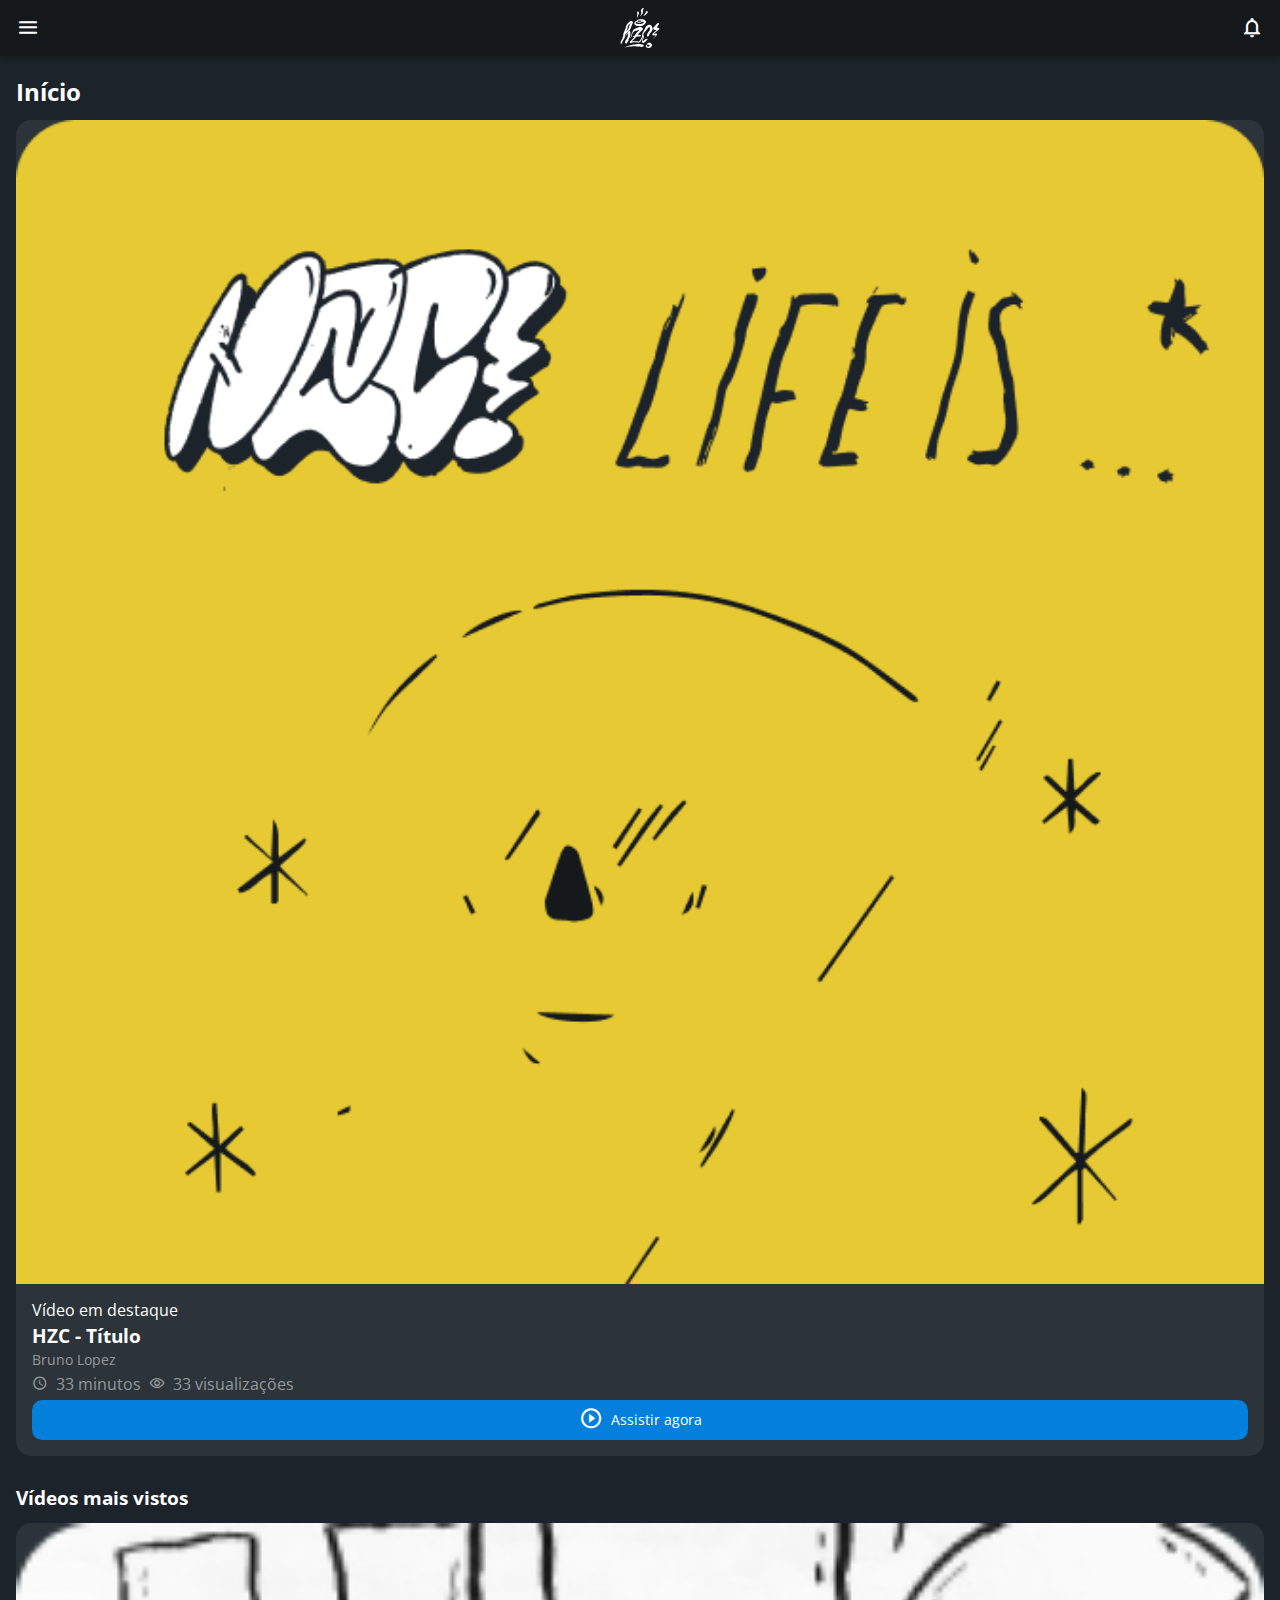
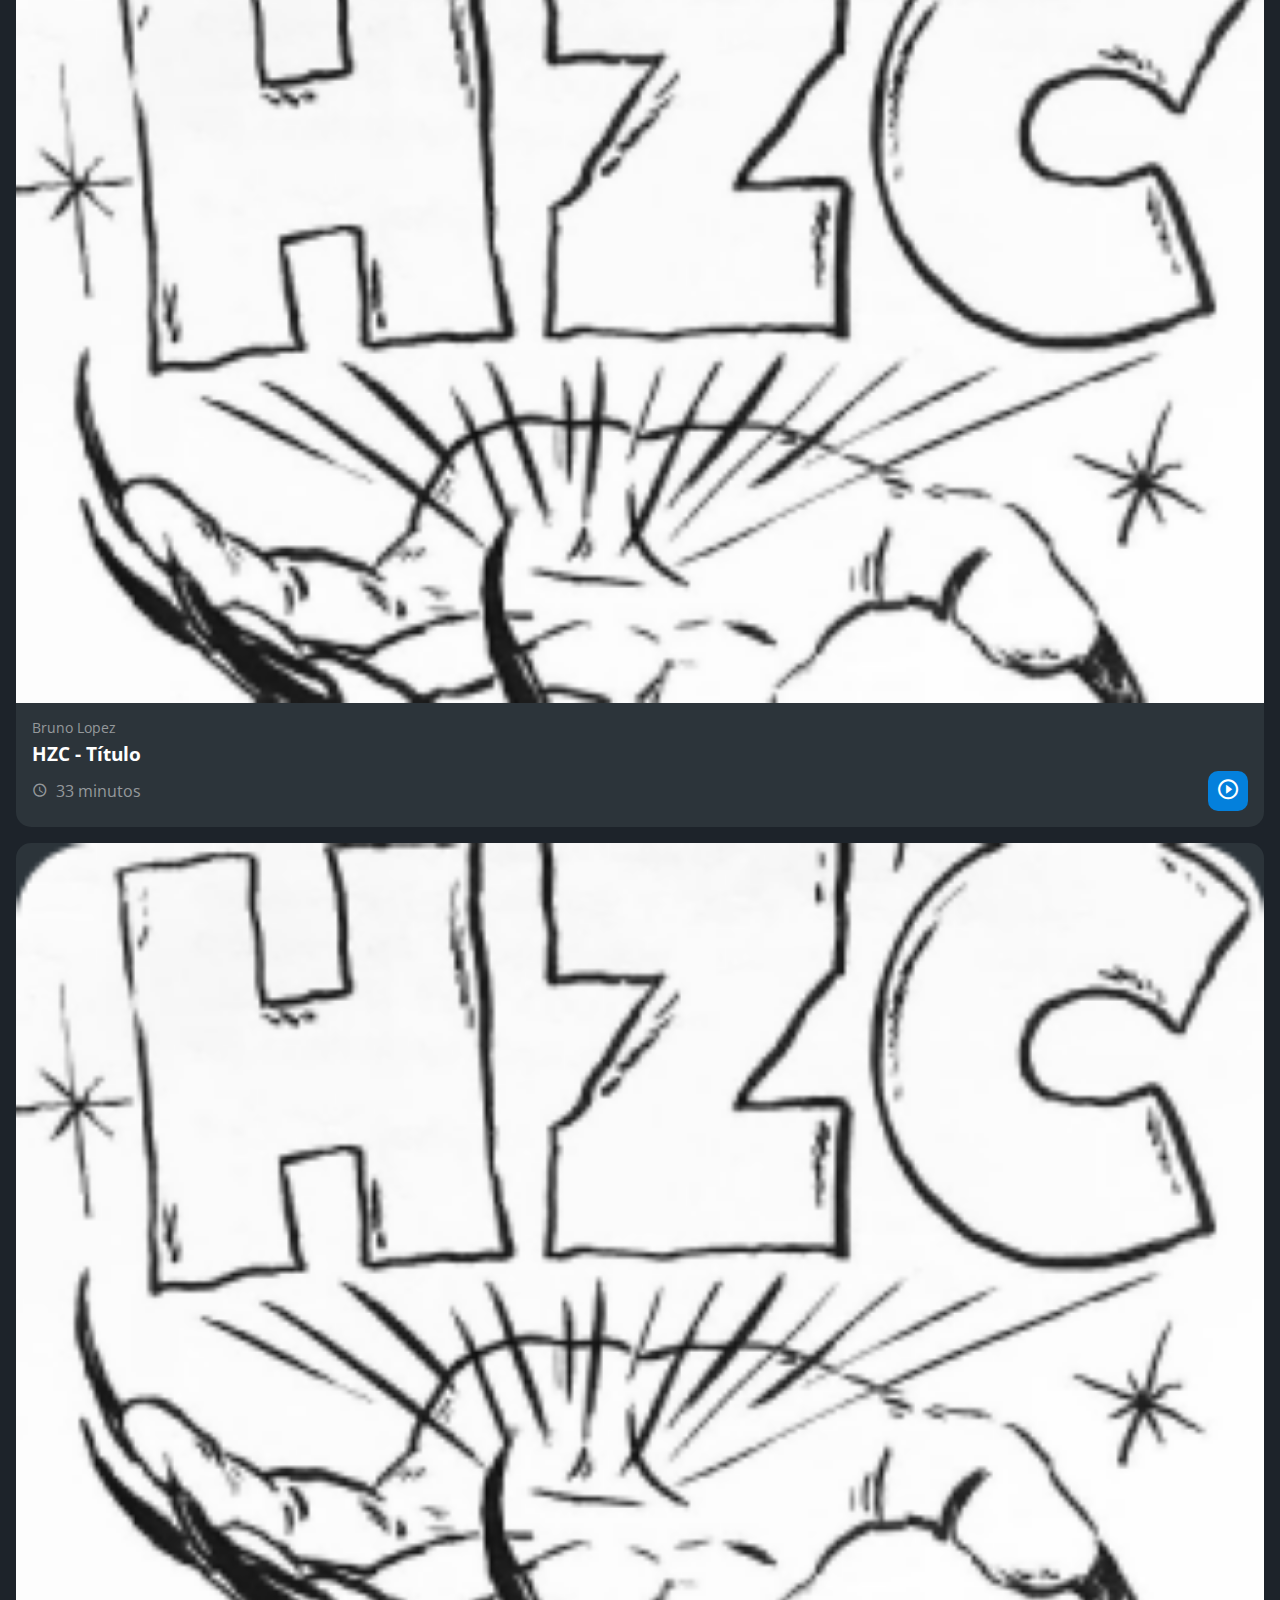
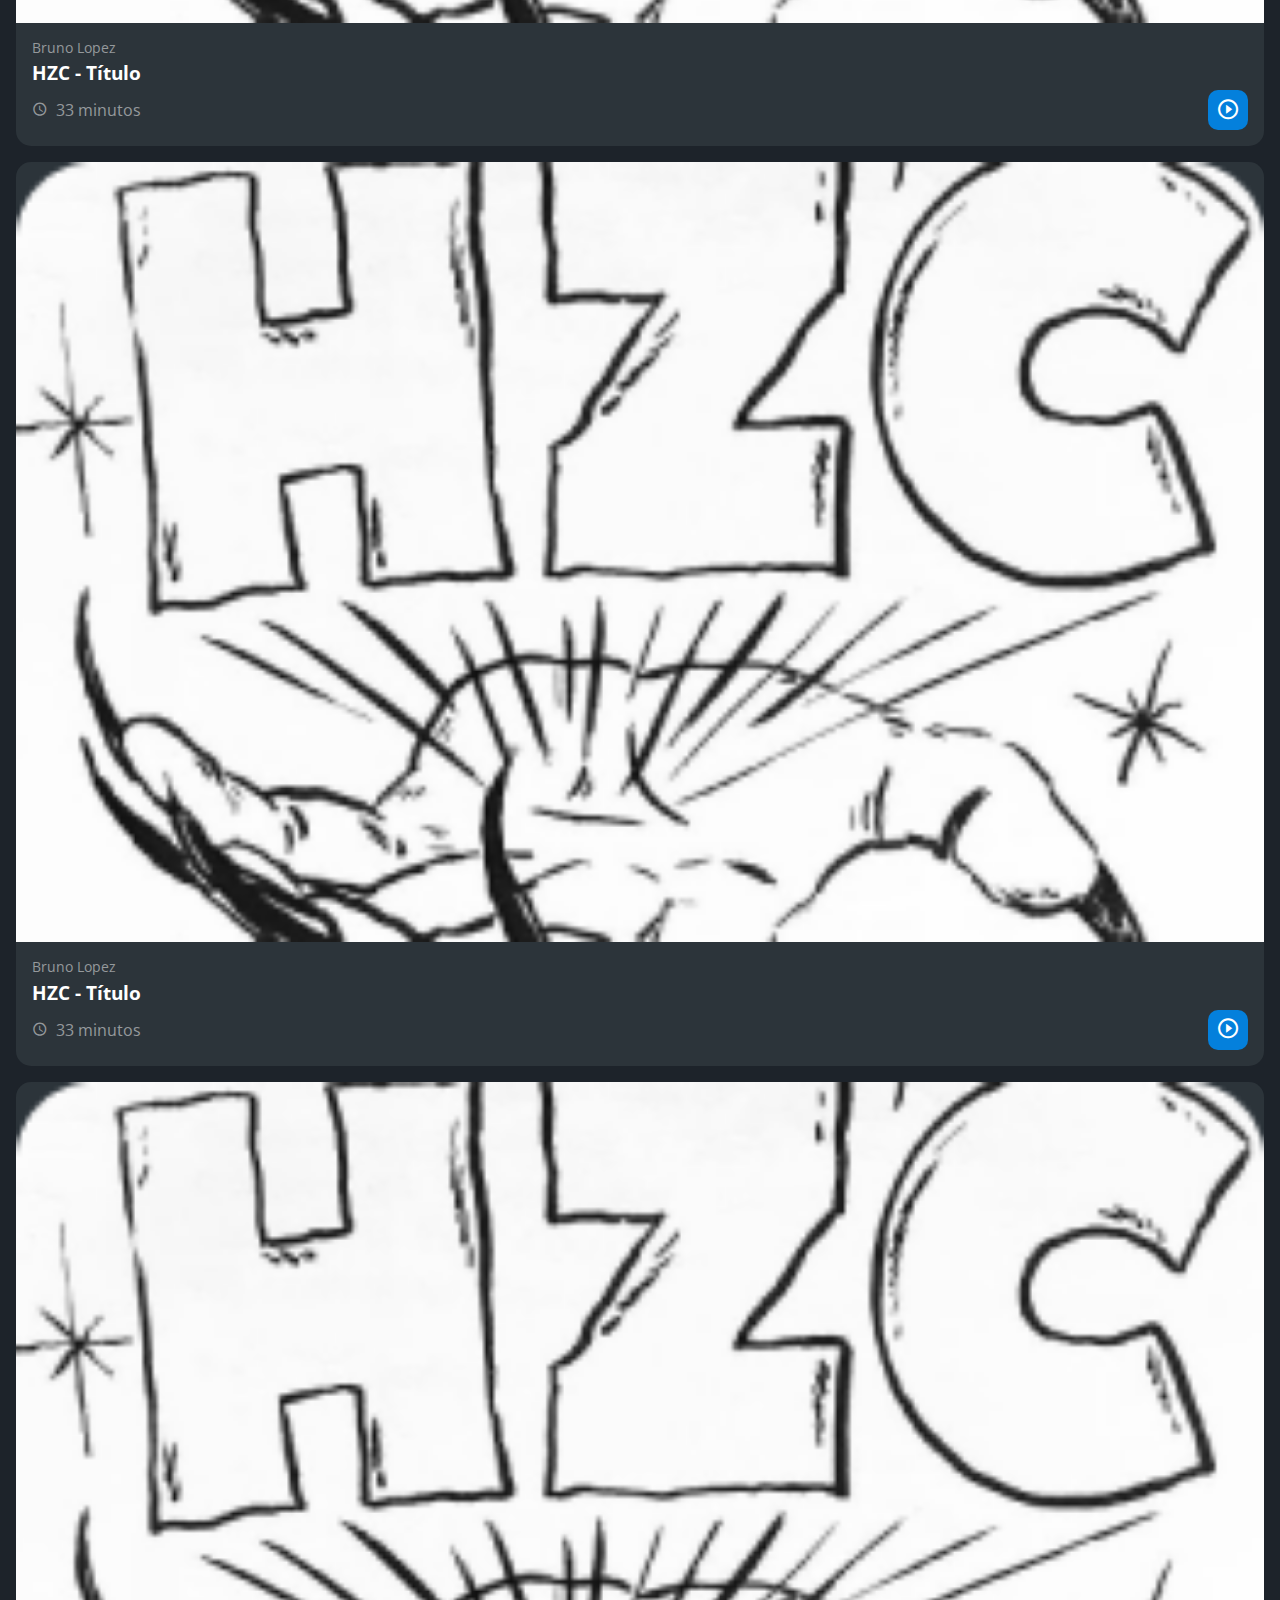
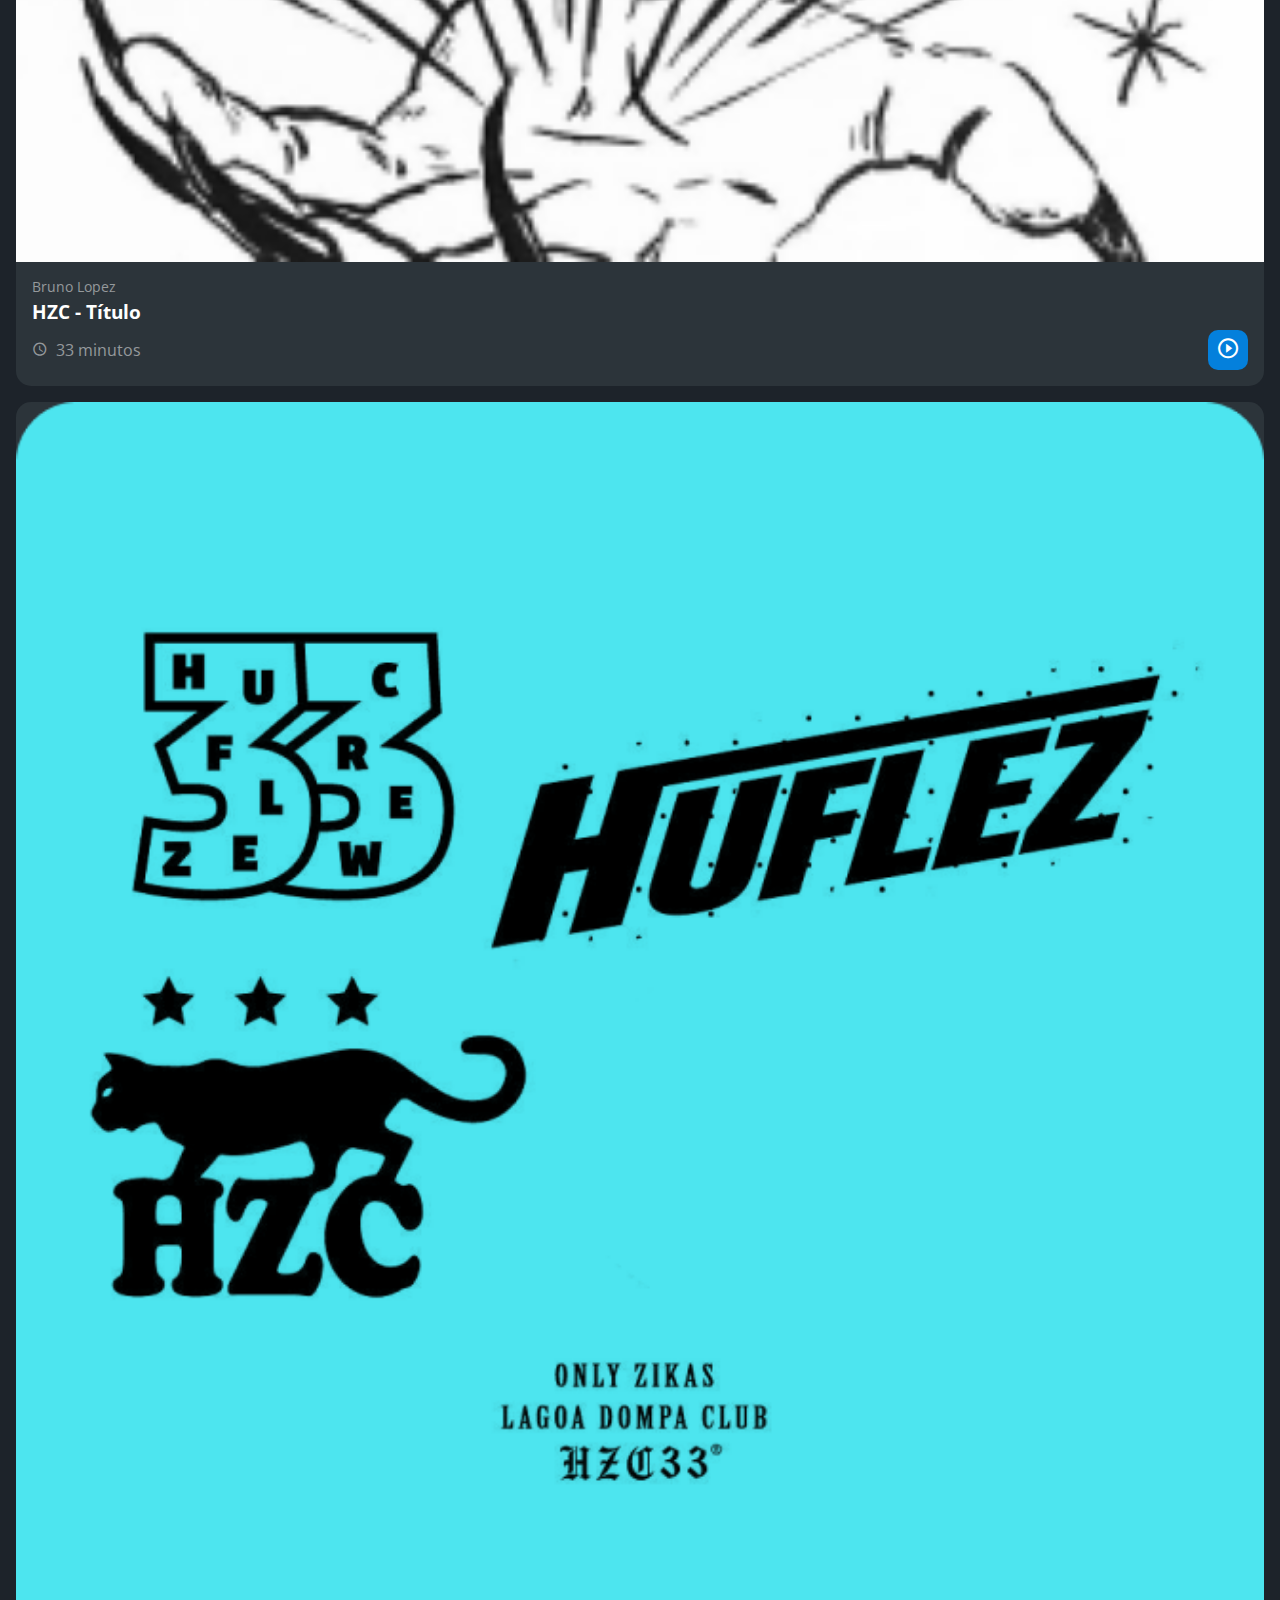
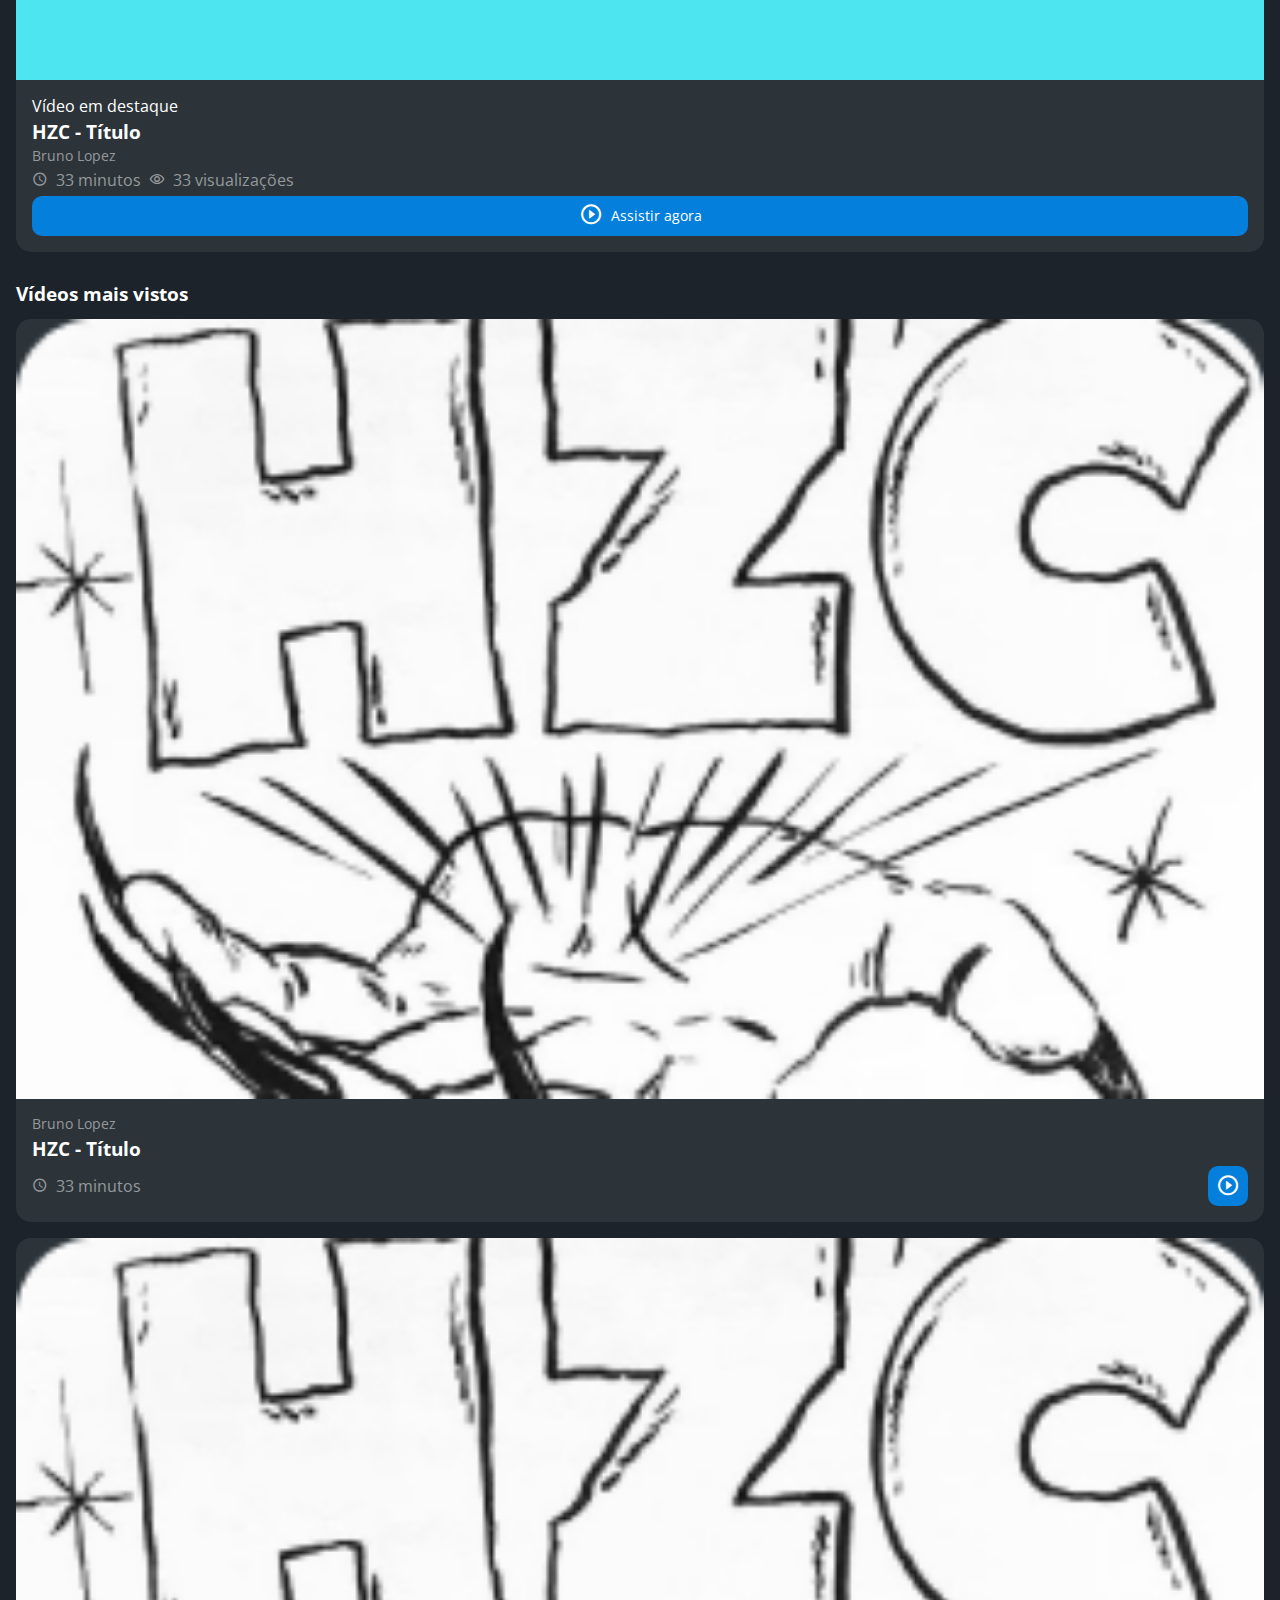
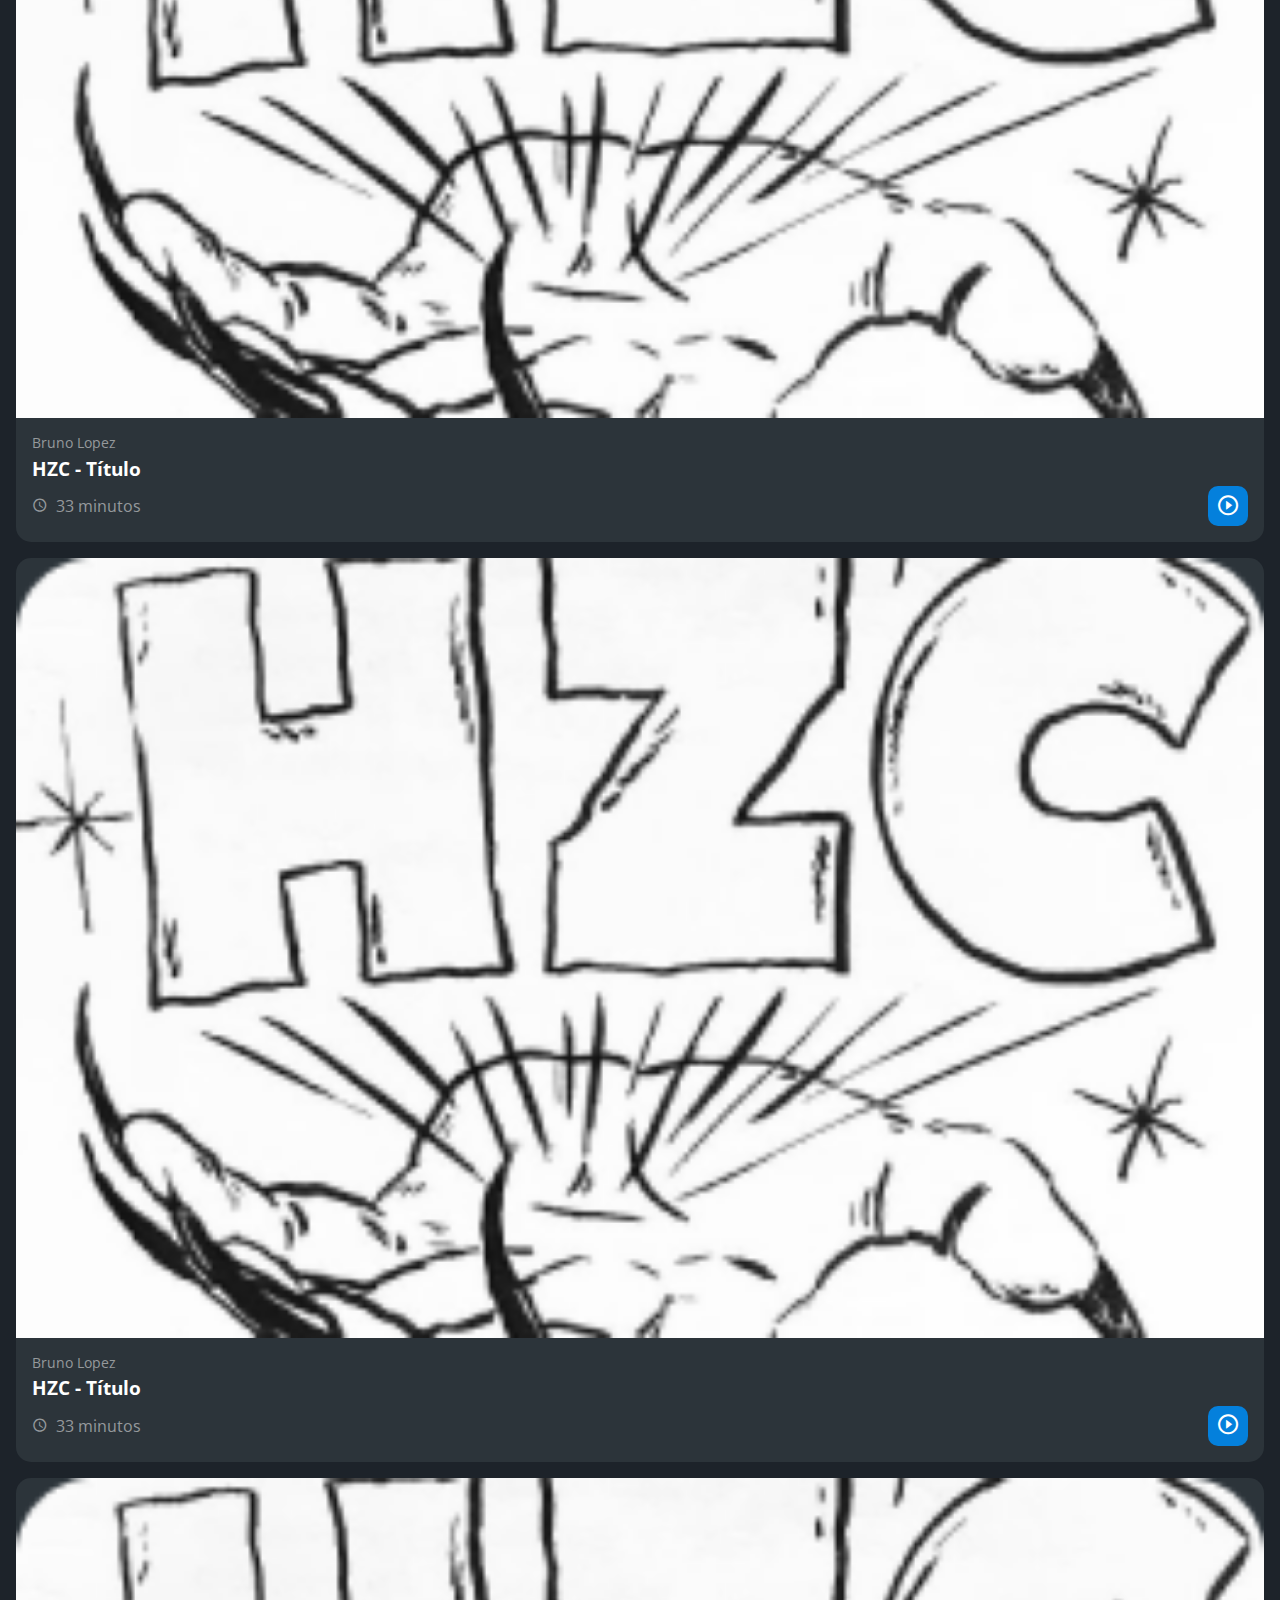
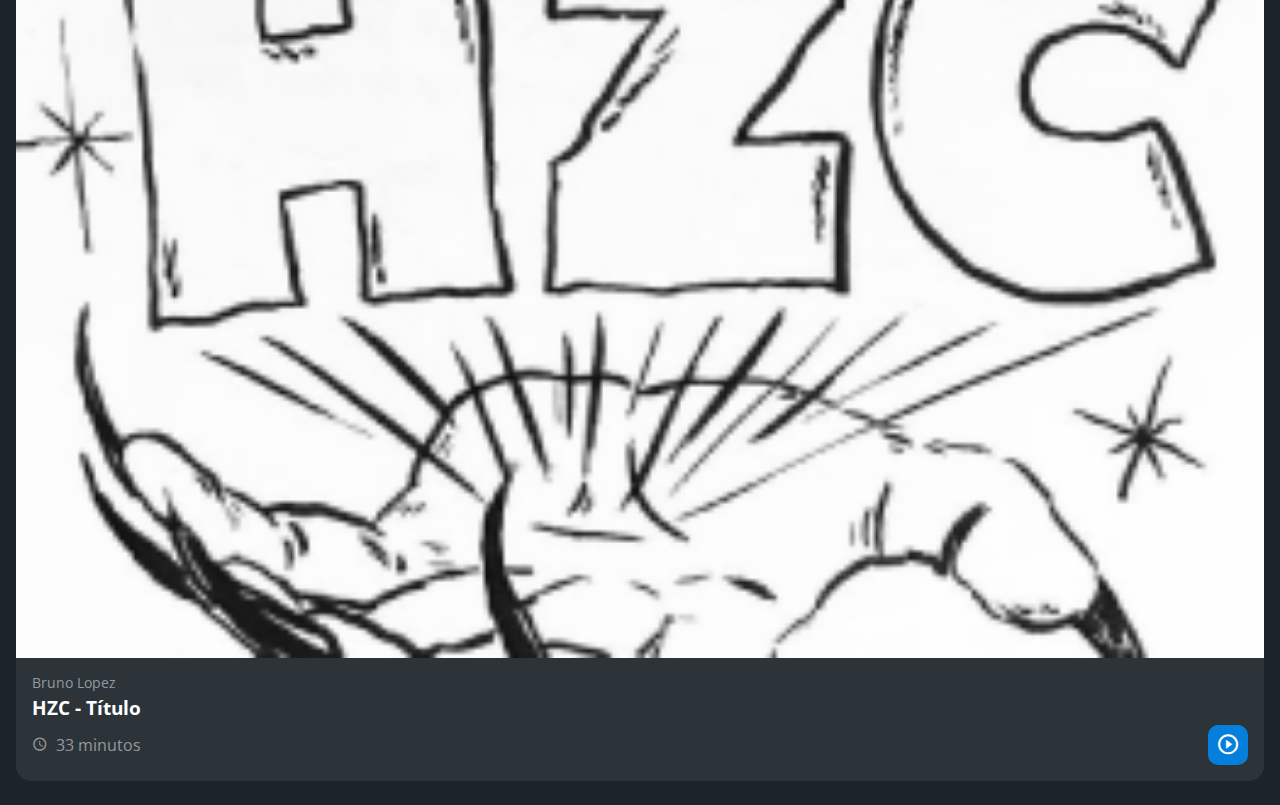
<file: index.html>
<!DOCTYPE html>
<html lang="pt_BR">

<head>
    <meta charset="UTF-8">
    <meta http-equiv="X-UA-Compatible" content="IE=edge">
    <meta name="viewport" content="width=device-width, initial-scale=1.0">
    <title>HZC | Home</title>
    <link rel="preconnect" href="https://fonts.googleapis.com">
    <link rel="preconnect" href="https://fonts.gstatic.com" crossorigin>
    <link rel="stylesheet" href="https://fonts.googleapis.com/css2?family=Open+Sans:wght@400;600;700&display=swap">
    <link rel="stylesheet" href="assets/css/reset.css">
    <link rel="stylesheet" href="assets/css/estilos.css">
</head>
<body>
    <header class="cabecalho">
        <button class="cabecalho__menu" aria-label="Menu"><i></i></button>
        <img src="assets/img/logo.svg" alt="Logotipo da HZC" class="cabecalho__logo">
        <p class="cabecalho__perfil">Bruno Lopez</p>
        <button class="cabecalho__notificacao" aria-label="Notificação"><i></i></button>
    </header>
    <nav class="menu-lateral">
        <img src="assets/img/logo.svg" alt="Logotipo da HZC" class="menu-lateral__logo">
        <a href="#" class="menu-lateral__link menu-lateral__link--inicio menu-lateral__link--ativo">Início</a>
        <a href="#" class="menu-lateral__link menu-lateral__link--videos">Vídeos</a>
        <a href="#" class="menu-lateral__link menu-lateral__link--picos">Picos</a>
        <a href="#" class="menu-lateral__link menu-lateral__link--integrantes">Integrantes</a>
        <a href="#" class="menu-lateral__link menu-lateral__link--camisas">Camisas</a>
        <a href="#" class="menu-lateral__link menu-lateral__link--pinturas">Pinturas</a>
    </nav>
    <main class="principal">
        <h2 class="titulo-pagina">Início</h2>
        <article class="cartao cartao--destaque destaque-video">
            <img src="assets/img/banner-mobile_1.png" alt="Banner do cartao" class="cartao__imagem cartao__imagem--mobile">
            <img src="assets/img/banner_1.png" alt="Banner do cartao" class="cartao__imagem cartao__imagem--desktop">
            <div class="cartao__conteudo">
                <p class="cartao__destaque">Vídeo em destaque</p>
                <h3 class="cartao__titulo">HZC - Título</h3>
                <p class="cartao__perfil">Bruno Lopez</p>
                <p class="cartao__info cartao__info--tempo">33 minutos</p>
                <p class="cartao__info cartao__info--visualizacao">33 visualizações</p>
                <button class="cartao__botao cartao__botao--play cartao__botao--destaque">Assistir agora</button>
            </div>
        </article>
        <article class="cartao cartao--recentes videos-recentes">
            <h3 class="cartao__titulo">Vídeos recentes</h3>
            <a href="#" class="cartao__link">Ver todos</a>
            <ul class="cartao__lista">
                <li class="cartao__item">
                    <img src="assets/img/miniatura_1.png" alt="Thumbnail" class="cartao__item-thumbnail">
                    <h4 class="cartao__item-titulo">HZC - Love machine</h4>
                    <p class="cartao__item-perfil">Bruno Lopez</p>
                </li>
                <li class="cartao__item">
                    <img src="assets/img/miniatura_1.png" alt="Thumbnail" class="cartao__item-thumbnail">
                    <h4 class="cartao__item-titulo">HZC - Love machine</h4>
                    <p class="cartao__item-perfil">Bruno Lopez</p>
                </li>
                <li class="cartao__item">
                    <img src="assets/img/miniatura_1.png" alt="Thumbnail" class="cartao__item-thumbnail">
                    <h4 class="cartao__item-titulo">HZC - Love machine</h4>
                    <p class="cartao__item-perfil">Bruno Lopez</p>
                </li>
                <li class="cartao__item">
                    <img src="assets/img/miniatura_1.png" alt="Thumbnail" class="cartao__item-thumbnail">
                    <h4 class="cartao__item-titulo">HZC - Love machine</h4>
                    <p class="cartao__item-perfil">Bruno Lopez</p>
                </li>
                <li class="cartao__item">
                    <img src="assets/img/miniatura_1.png" alt="Thumbnail" class="cartao__item-thumbnail">
                    <h4 class="cartao__item-titulo">HZC - Love machine</h4>
                    <p class="cartao__item-perfil">Bruno Lopez</p>
                </li>
            </ul>
        </article>
        <section class="secao secao-videos">
            <h3 class="titulo-secao">Vídeos mais vistos</h3>
            <article class="cartao">
                <img src="assets/img/video_1.png" alt="Vídeo" class="cartao__imagem">
                <div class="cartao__conteudo">
                    <p class="cartao__perfil">Bruno Lopez</p>
                    <h3 class="cartao__titulo">HZC - Título</h3>
                    <p class="cartao__info cartao__info--tempo">33 minutos</p>
                    <button class="cartao__botao cartao__botao--play" aria-label="Assistir agora"></button>
                </div>
            </article>
            <article class="cartao">
                <img src="assets/img/video_1.png" alt="Vídeo" class="cartao__imagem">
                <div class="cartao__conteudo">
                    <p class="cartao__perfil">Bruno Lopez</p>
                    <h3 class="cartao__titulo">HZC - Título</h3>
                    <p class="cartao__info cartao__info--tempo">33 minutos</p>
                    <button class="cartao__botao cartao__botao--play" aria-label="Assistir agora"></button>
                </div>
            </article>
            <article class="cartao">
                <img src="assets/img/video_1.png" alt="Vídeo" class="cartao__imagem">
                <div class="cartao__conteudo">
                    <p class="cartao__perfil">Bruno Lopez</p>
                    <h3 class="cartao__titulo">HZC - Título</h3>
                    <p class="cartao__info cartao__info--tempo">33 minutos</p>
                    <button class="cartao__botao cartao__botao--play" aria-label="Assistir agora"></button>
                </div>
            </article>
            <article class="cartao">
                <img src="assets/img/video_1.png" alt="Vídeo" class="cartao__imagem">
                <div class="cartao__conteudo">
                    <p class="cartao__perfil">Bruno Lopez</p>
                    <h3 class="cartao__titulo">HZC - Título</h3>
                    <p class="cartao__info cartao__info--tempo">33 minutos</p>
                    <button class="cartao__botao cartao__botao--play" aria-label="Assistir agora"></button>
                </div>
            </article>
        </section>
        <article class="cartao cartao--recentes produtos-recentes">
            <h3 class="cartao__titulo">Vídeos recentes</h3>
            <a href="#" class="cartao__link">Ver todos</a>
            <ul class="cartao__lista">
                <li class="cartao__item">
                    <img src="assets/img/miniatura_1.png" alt="Thumbnail" class="cartao__item-thumbnail">
                    <h4 class="cartao__item-titulo">HZC - Love machine</h4>
                    <p class="cartao__item-perfil">Bruno Lopez</p>
                </li>
                <li class="cartao__item">
                    <img src="assets/img/miniatura_1.png" alt="Thumbnail" class="cartao__item-thumbnail">
                    <h4 class="cartao__item-titulo">HZC - Love machine</h4>
                    <p class="cartao__item-perfil">Bruno Lopez</p>
                </li>
                <li class="cartao__item">
                    <img src="assets/img/miniatura_1.png" alt="Thumbnail" class="cartao__item-thumbnail">
                    <h4 class="cartao__item-titulo">HZC - Love machine</h4>
                    <p class="cartao__item-perfil">Bruno Lopez</p>
                </li>
                <li class="cartao__item">
                    <img src="assets/img/miniatura_1.png" alt="Thumbnail" class="cartao__item-thumbnail">
                    <h4 class="cartao__item-titulo">HZC - Love machine</h4>
                    <p class="cartao__item-perfil">Bruno Lopez</p>
                </li>
                <li class="cartao__item">
                    <img src="assets/img/miniatura_1.png" alt="Thumbnail" class="cartao__item-thumbnail">
                    <h4 class="cartao__item-titulo">HZC - Love machine</h4>
                    <p class="cartao__item-perfil">Bruno Lopez</p>
                </li>
            </ul>
        </article>
        <article class="cartao cartao--destaque destaque-produtos">
            <img src="assets/img/banner-mobile_2.png" alt="Banner do cartao" class="cartao__imagem cartao__imagem--mobile">
            <img src="assets/img/banner_2.png" alt="Banner do cartao" class="cartao__imagem cartao__imagem--desktop">
            <div class="cartao__conteudo">
                <p class="cartao__destaque">Vídeo em destaque</p>
                <h3 class="cartao__titulo">HZC - Título</h3>
                <p class="cartao__perfil">Bruno Lopez</p>
                <p class="cartao__info cartao__info--tempo">33 minutos</p>
                <p class="cartao__info cartao__info--visualizacao">33 visualizações</p>
                <button class="cartao__botao cartao__botao--play cartao__botao--destaque">Assistir agora</button>
            </div>
        </article>
        <section class="secao secao-produtos">
            <h3 class="titulo-secao">Vídeos mais vistos</h3>
            <article class="cartao">
                <img src="assets/img/video_1.png" alt="Vídeo" class="cartao__imagem">
                <div class="cartao__conteudo">
                    <p class="cartao__perfil">Bruno Lopez</p>
                    <h3 class="cartao__titulo">HZC - Título</h3>
                    <p class="cartao__info cartao__info--tempo">33 minutos</p>
                    <button class="cartao__botao cartao__botao--play" aria-label="Assistir agora"></button>
                </div>
            </article>
            <article class="cartao">
                <img src="assets/img/video_1.png" alt="Vídeo" class="cartao__imagem">
                <div class="cartao__conteudo">
                    <p class="cartao__perfil">Bruno Lopez</p>
                    <h3 class="cartao__titulo">HZC - Título</h3>
                    <p class="cartao__info cartao__info--tempo">33 minutos</p>
                    <button class="cartao__botao cartao__botao--play" aria-label="Assistir agora"></button>
                </div>
            </article>
            <article class="cartao">
                <img src="assets/img/video_1.png" alt="Vídeo" class="cartao__imagem">
                <div class="cartao__conteudo">
                    <p class="cartao__perfil">Bruno Lopez</p>
                    <h3 class="cartao__titulo">HZC - Título</h3>
                    <p class="cartao__info cartao__info--tempo">33 minutos</p>
                    <button class="cartao__botao cartao__botao--play" aria-label="Assistir agora"></button>
                </div>
            </article>
            <article class="cartao">
                <img src="assets/img/video_1.png" alt="Vídeo" class="cartao__imagem">
                <div class="cartao__conteudo">
                    <p class="cartao__perfil">Bruno Lopez</p>
                    <h3 class="cartao__titulo">HZC - Título</h3>
                    <p class="cartao__info cartao__info--tempo">33 minutos</p>
                    <button class="cartao__botao cartao__botao--play" aria-label="Assistir agora"></button>
                </div>
            </article>
        </section>
    </main>
    <script src="index.js"></script>
</body>
</html>
</file>
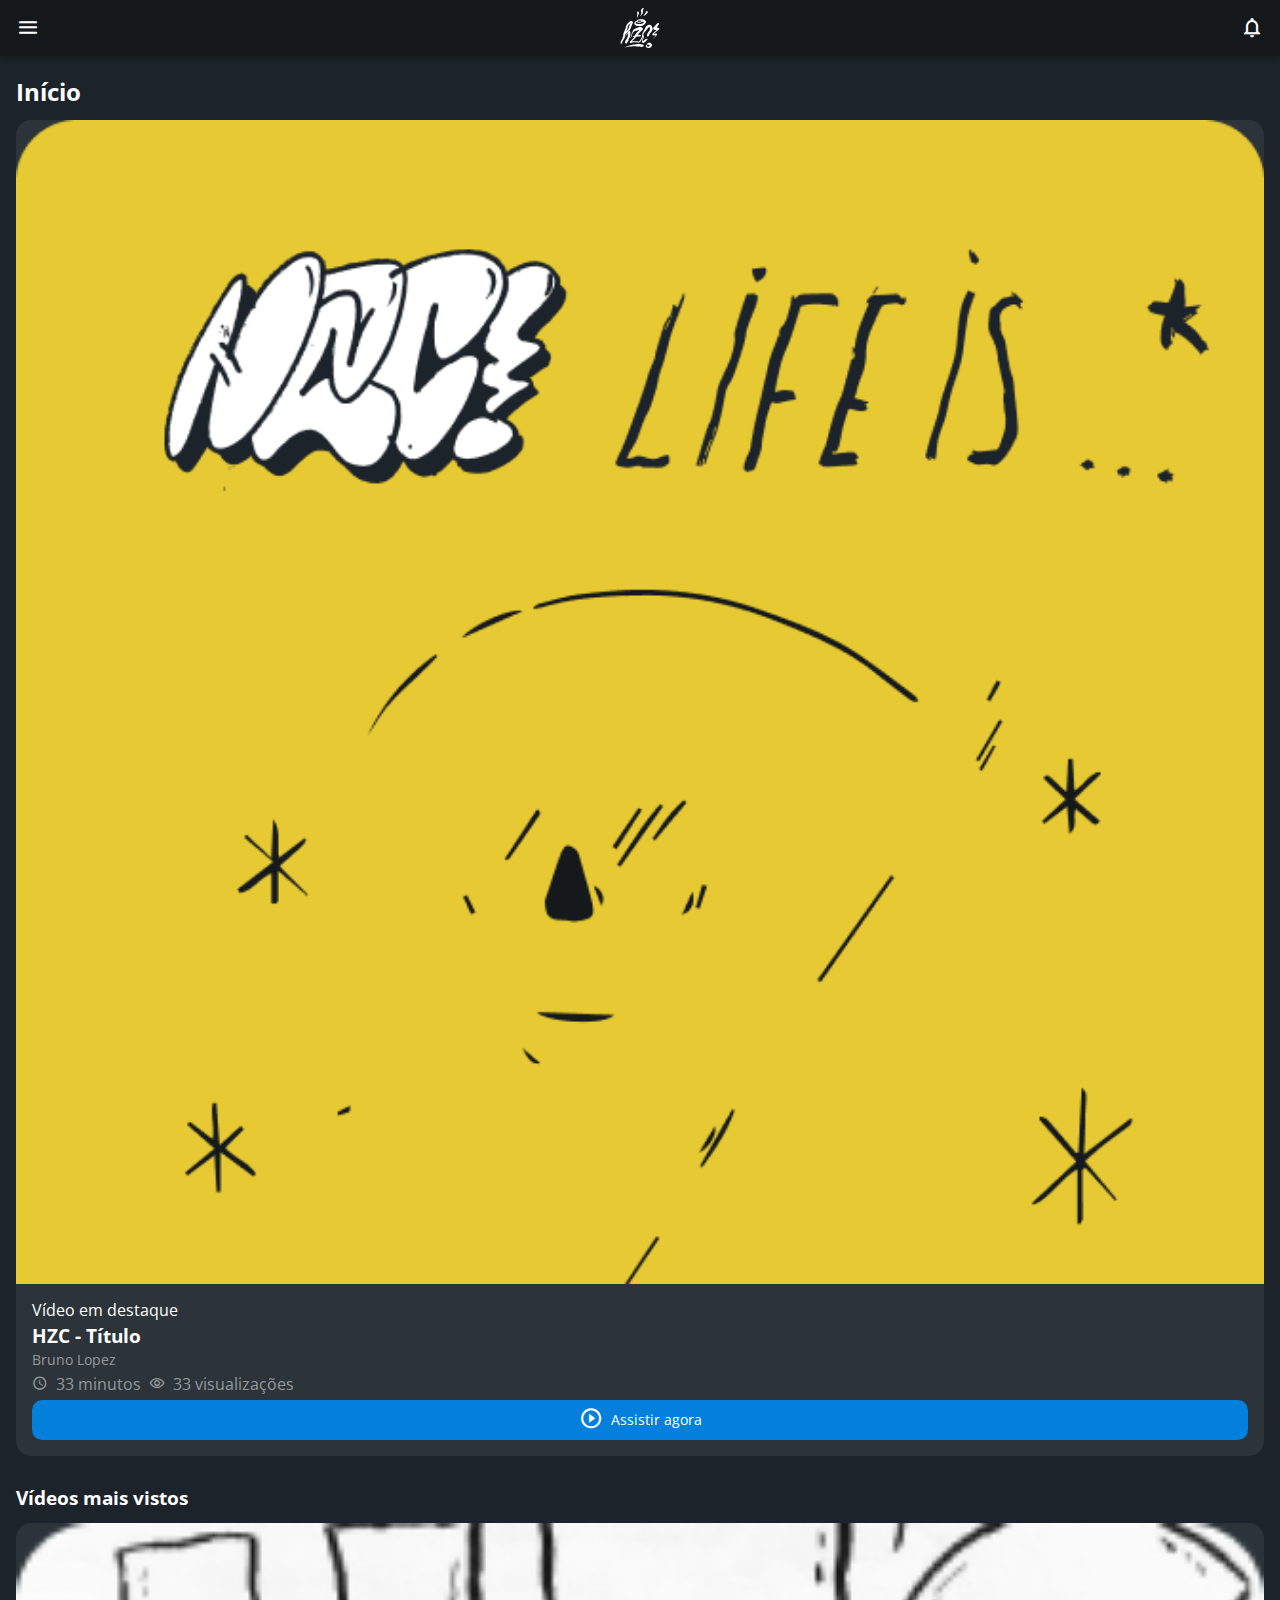
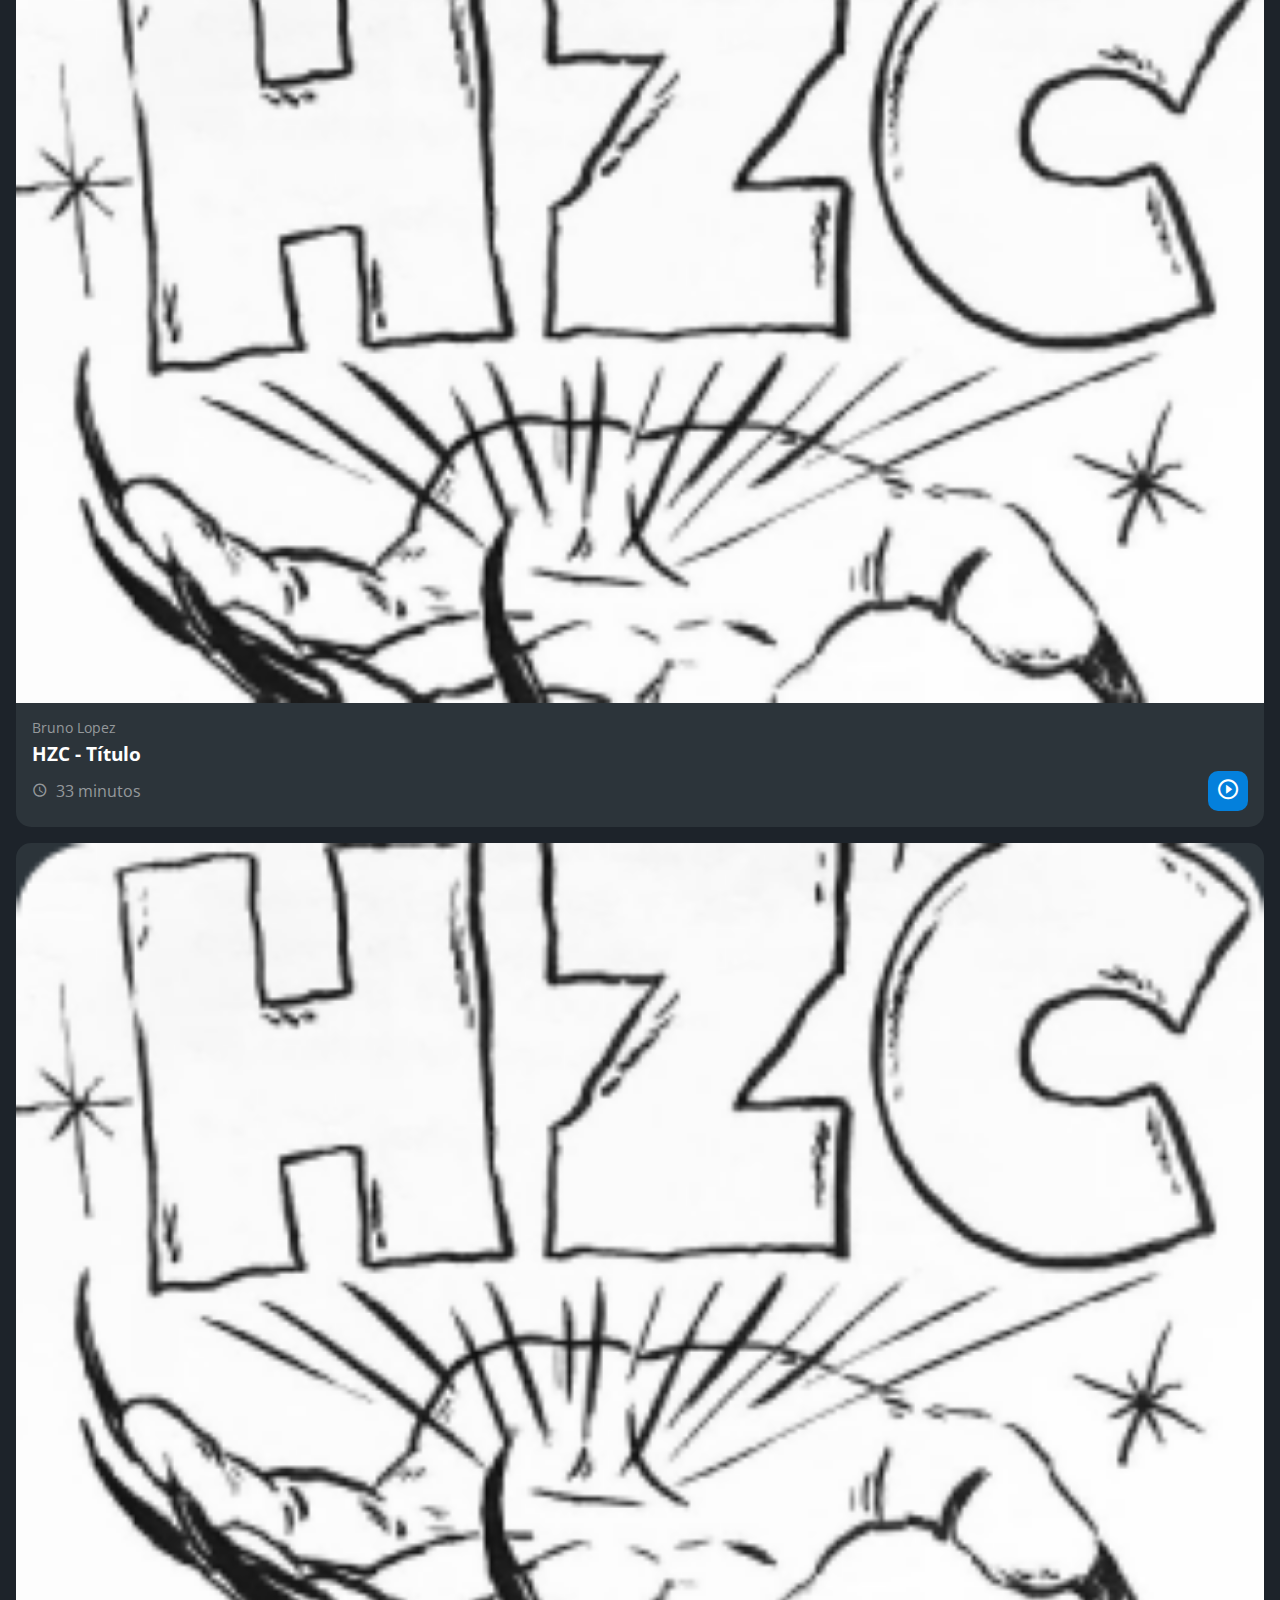
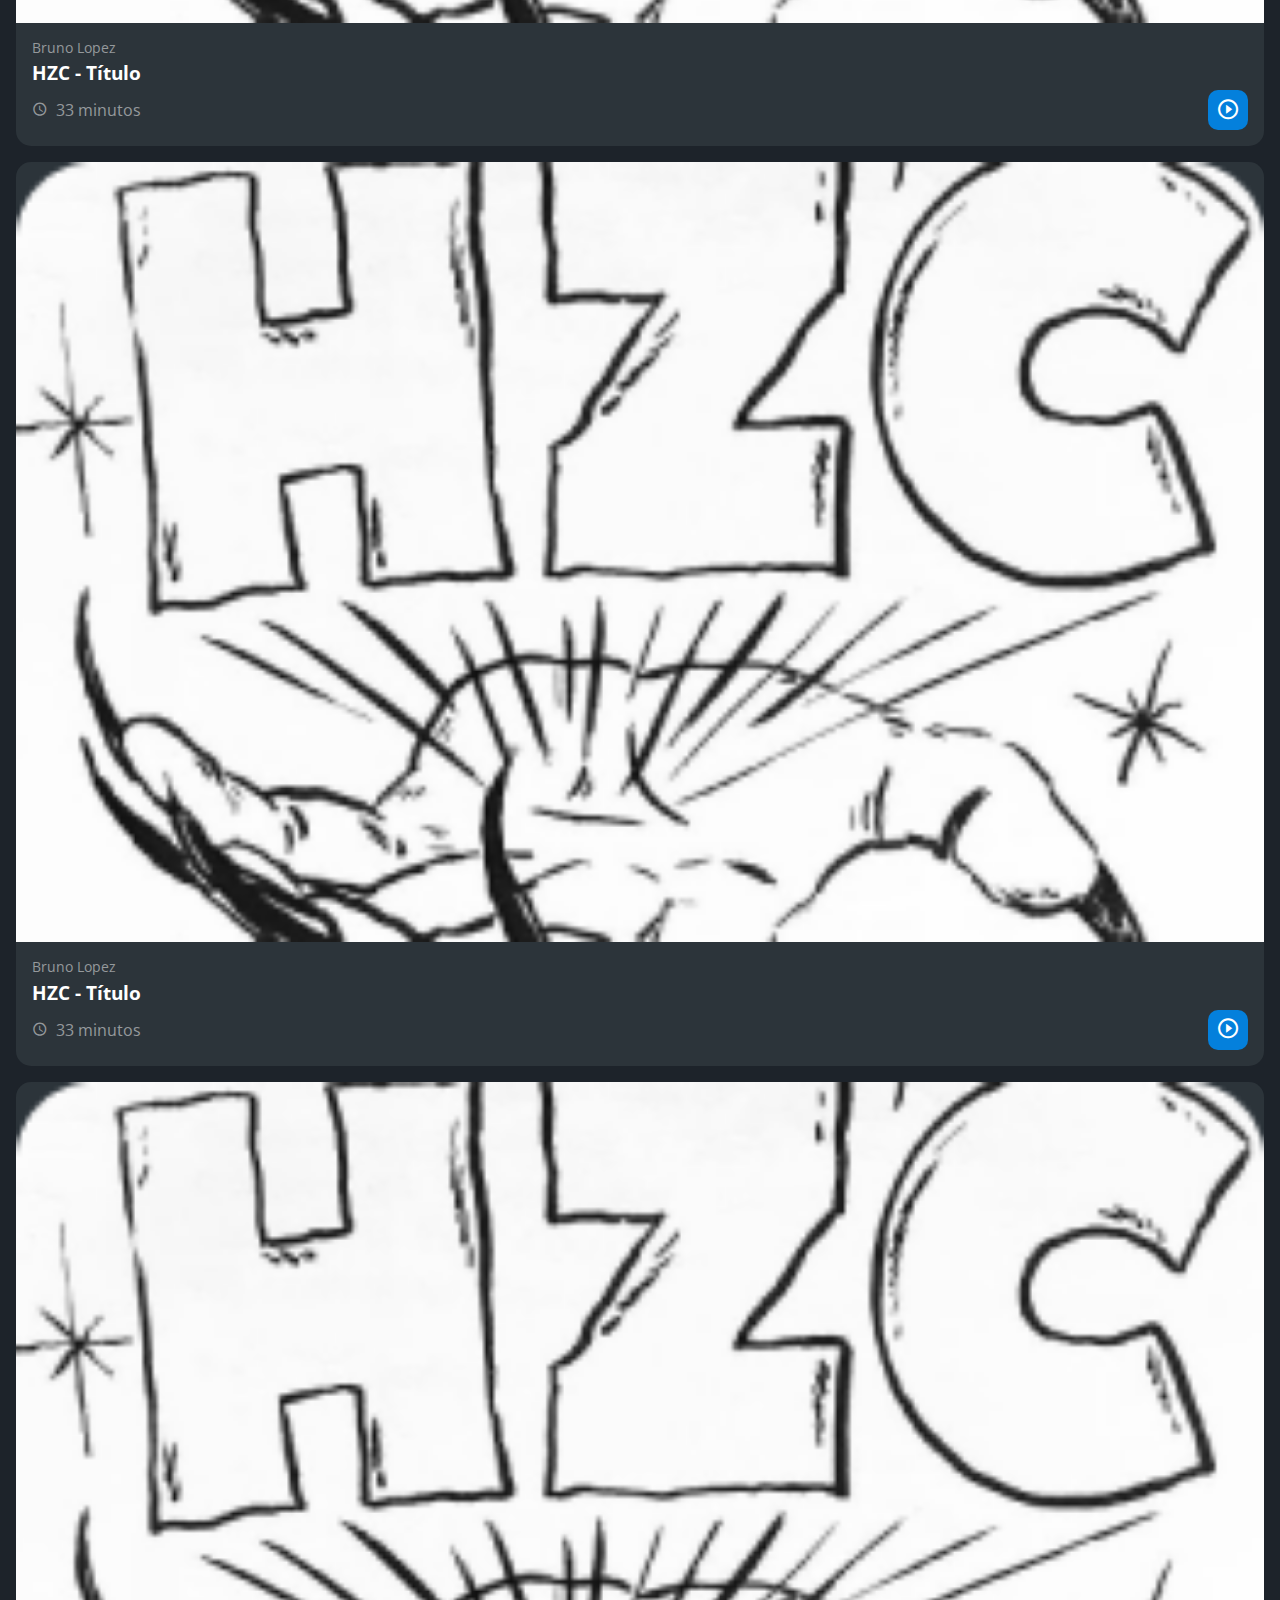
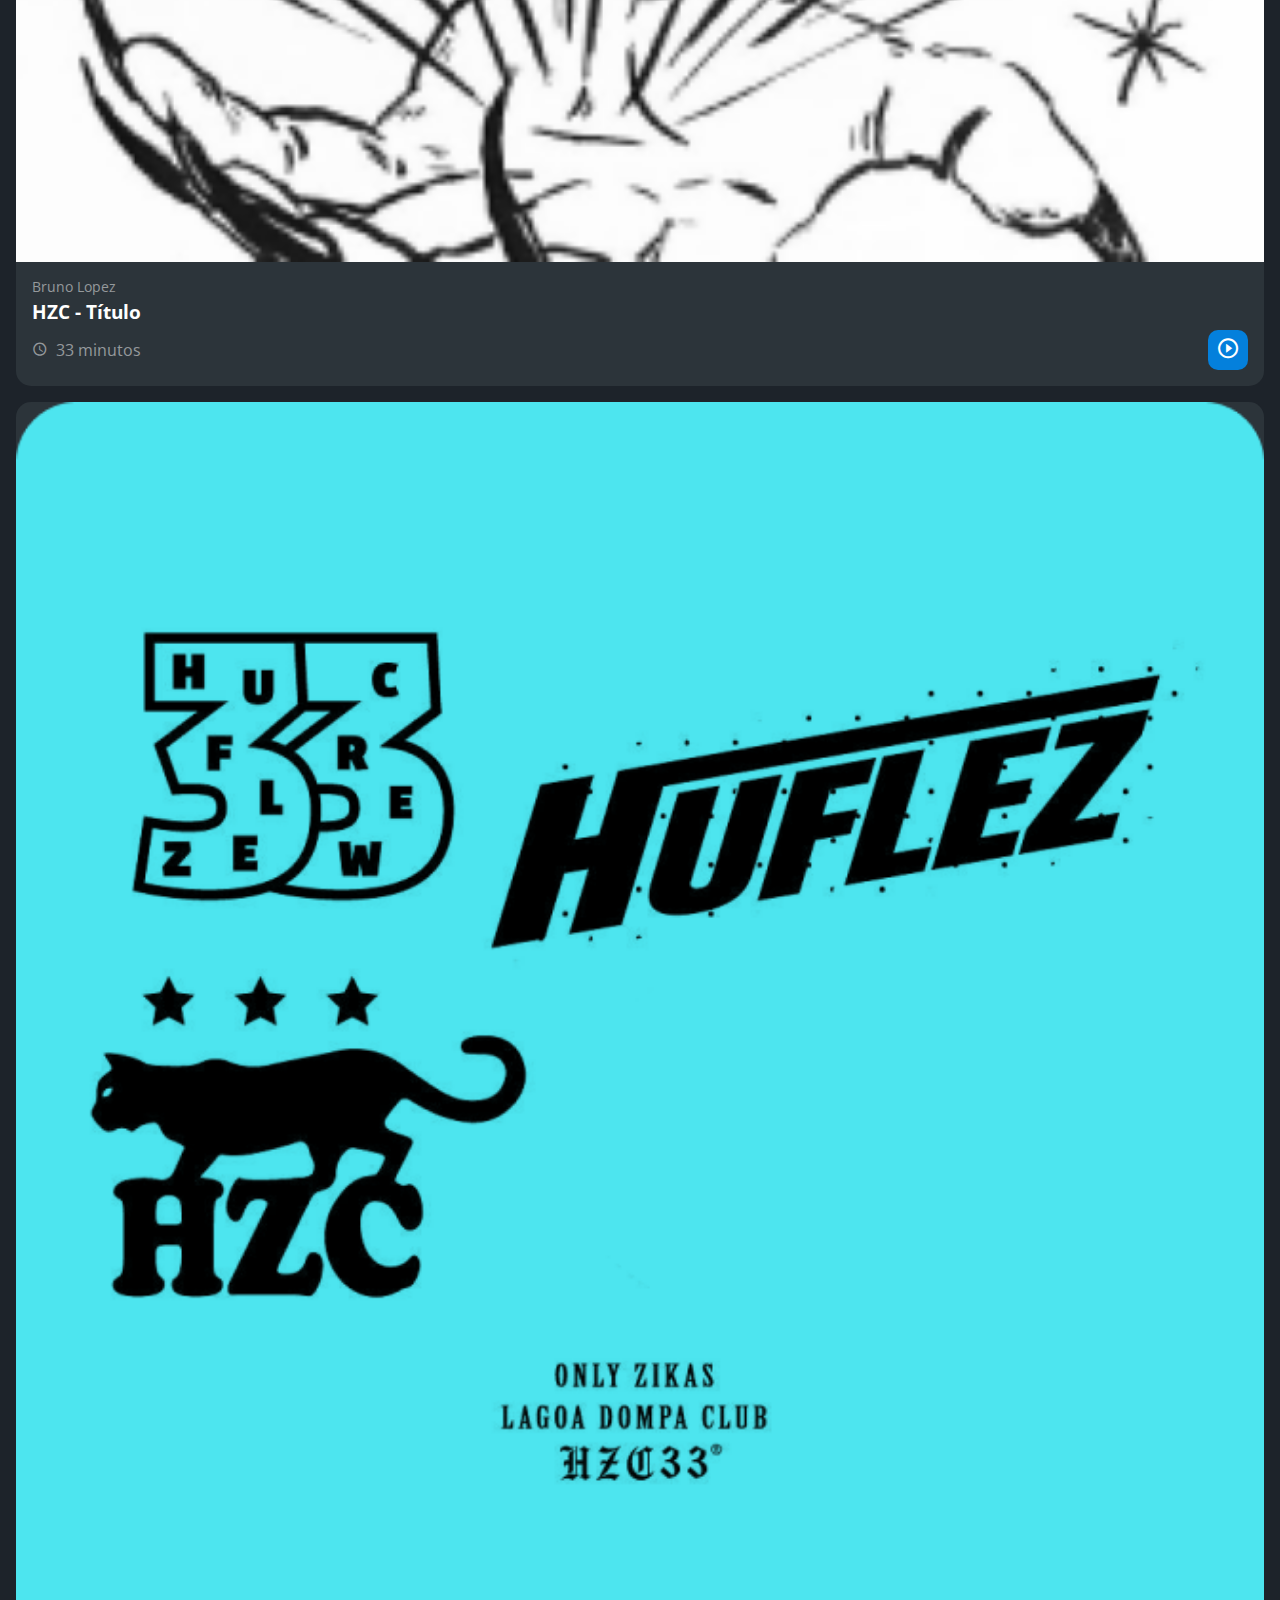
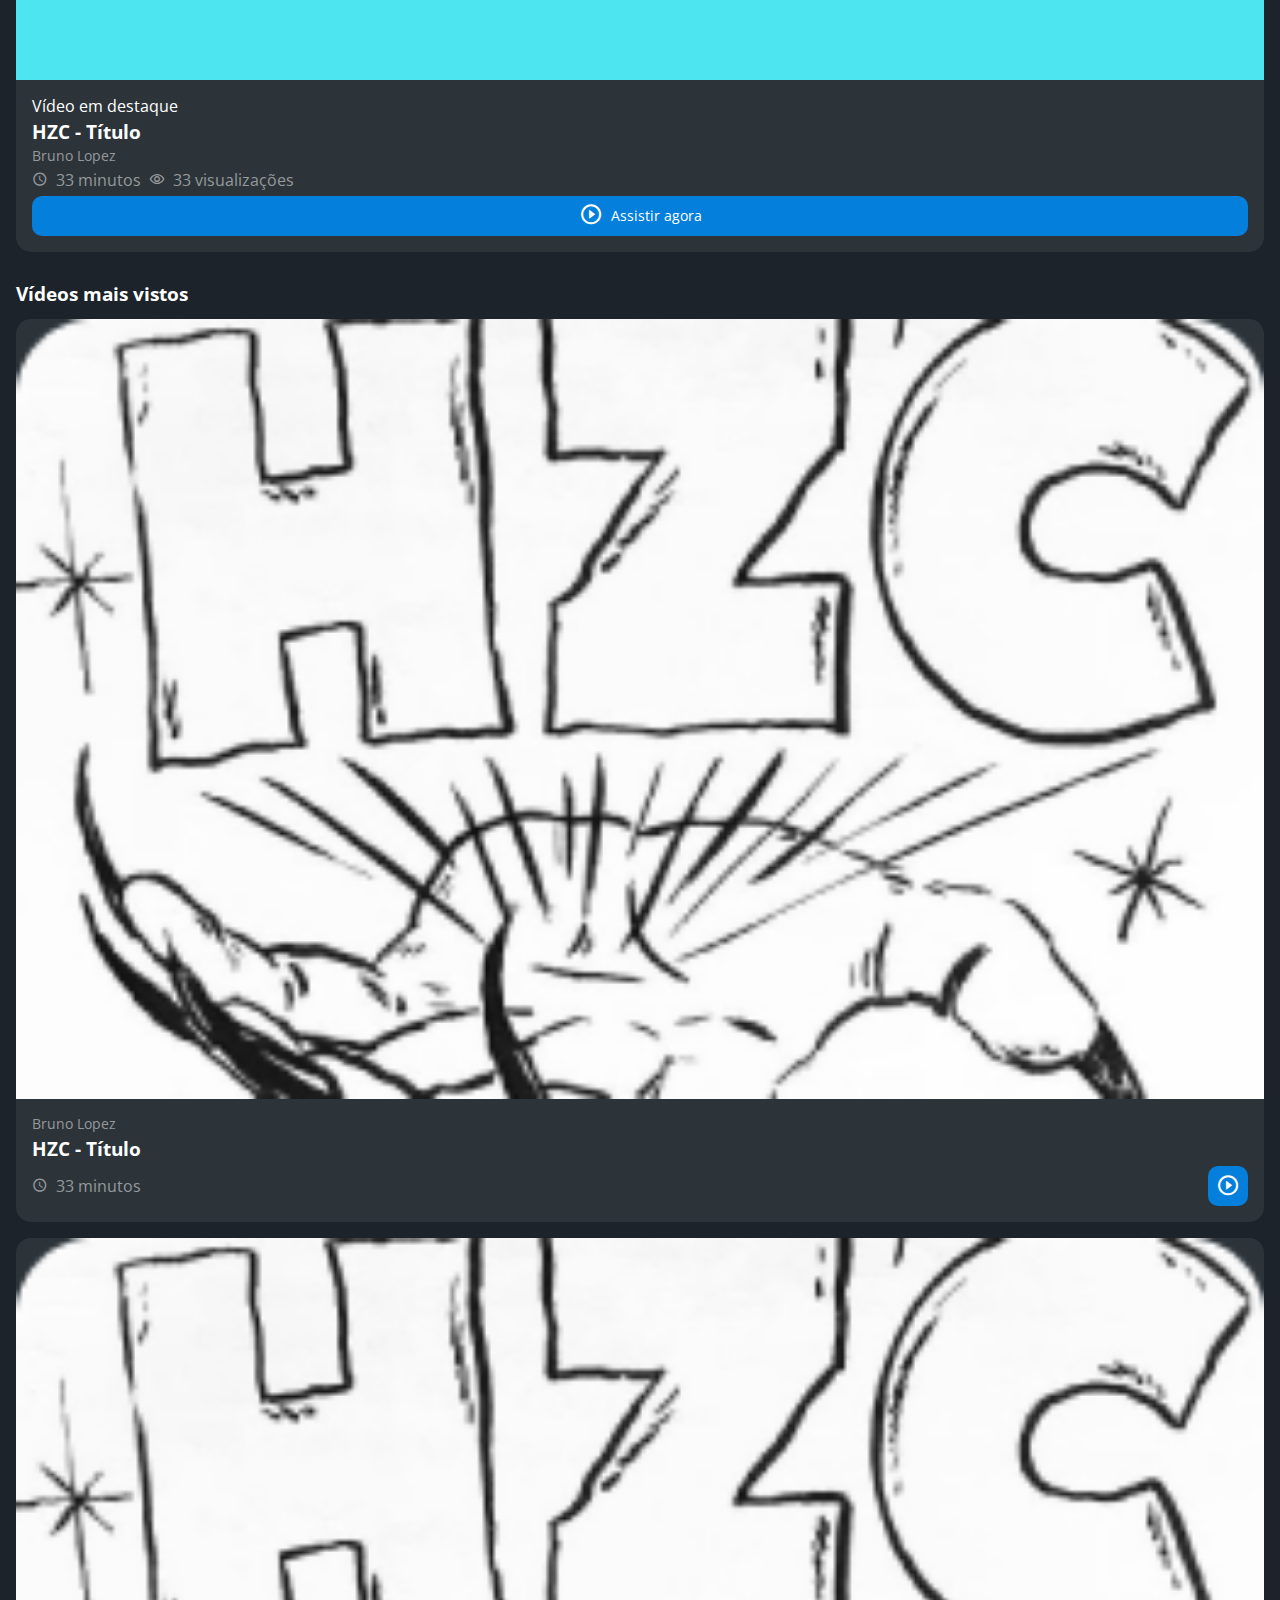
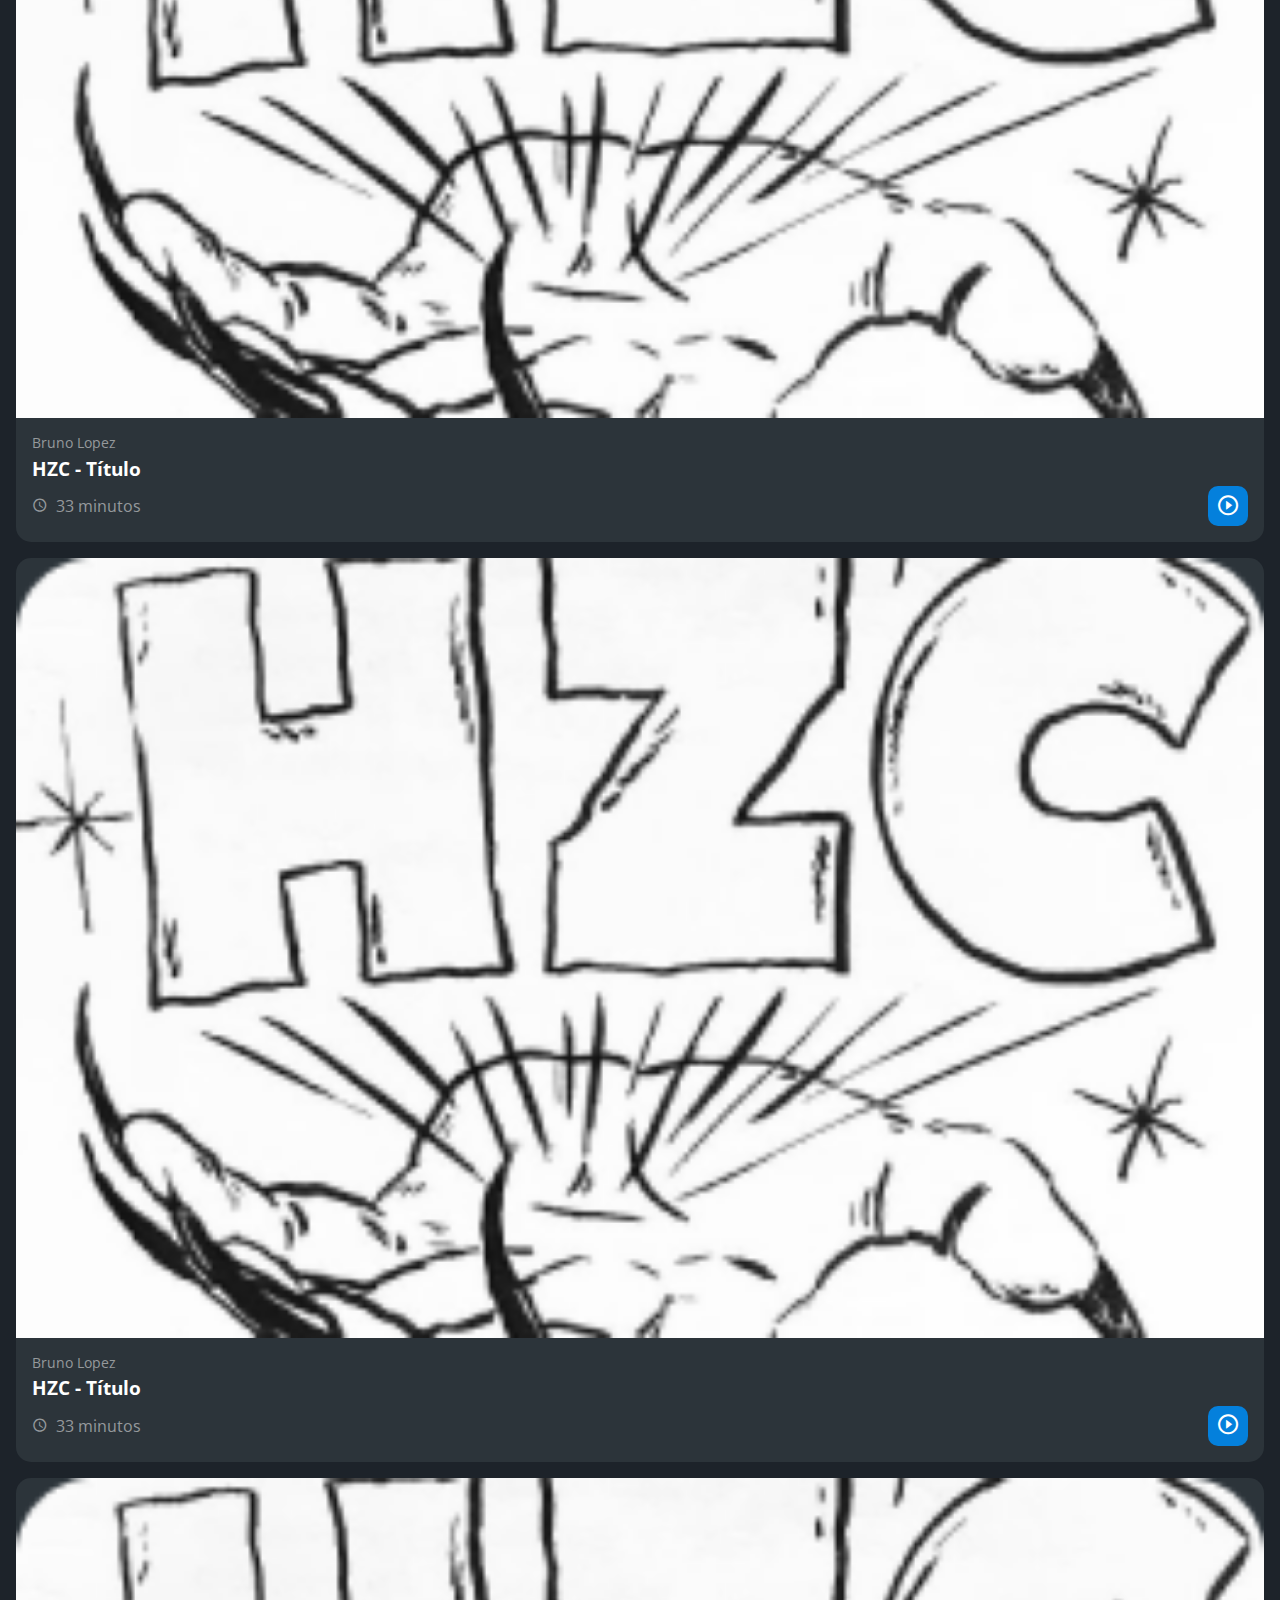
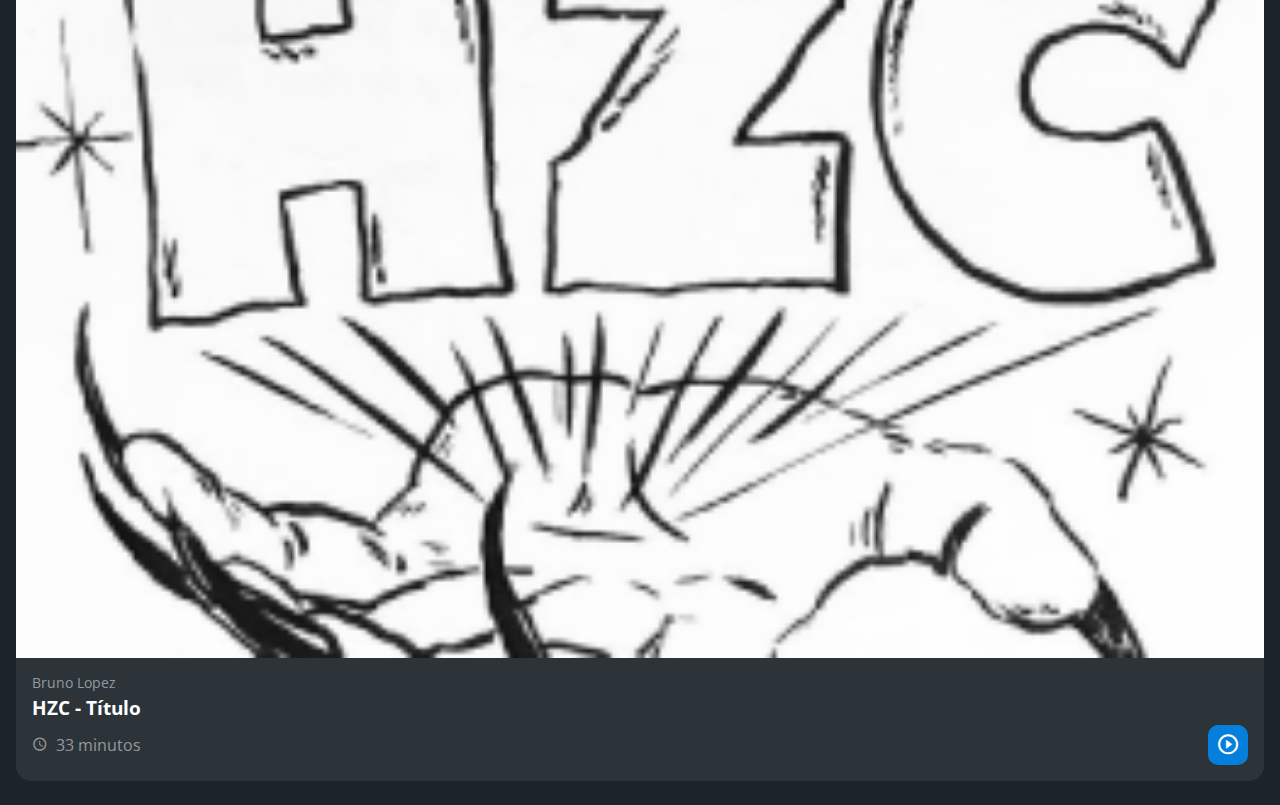
<file: index_alura.html>
<!DOCTYPE html>
<html lang="pt-br">
<head>
    <meta charset="UTF-8">
    <meta http-equiv="X-UA-Compatible" content="IE=edge">
    <meta name="viewport" content="width=device-width, initial-scale=1.0">
    <title>HZC | Home</title>
    <link rel="preconnect" href="https://fonts.googleapis.com">
    <link rel="preconnect" href="https://fonts.gstatic.com" crossorigin>
    <link rel="stylesheet" href="https://fonts.googleapis.com/css2?family=Open+Sans:wght@400;600;700&display=swap">
    <link rel="stylesheet" href="assets/css/reset.css">
    <link rel="stylesheet" href="assets/css/estilos.css">
</head>
<body>
    <header class="cabecalho">
        <button class="cabecalho__menu" aria-label="Menu"><i></i></button>
        <img src="assets/img/logo.svg" alt="Logotipo da HZC" class="cabecalho__logo">
        <p class="cabecalho__perfil">Bruno Lopez</p>
        <button class="cabecalho__notificacao" aria-label="Notificação"><i></i></button>
    </header>
    <nav class="menu-lateral">
        <img src="assets/img/logo.svg" alt="Logotipo da HZC" class="menu-lateral__logo">
        <a href="#" class="menu-lateral__link menu-lateral__link--inicio menu-lateral__link--ativo">Início</a>
        <a href="#" class="menu-lateral__link menu-lateral__link--videos">Vídeos</a>
        <a href="#" class="menu-lateral__link menu-lateral__link--picos">Picos</a>
        <a href="#" class="menu-lateral__link menu-lateral__link--integrantes">Integrantes</a>
        <a href="#" class="menu-lateral__link menu-lateral__link--camisas">Camisas</a>
        <a href="#" class="menu-lateral__link menu-lateral__link--pinturas">Pinturas</a>
    </nav>
    <main class="principal">
        <h2 class="titulo-pagina">Início</h2>
        <article class="cartao cartao--destaque destaque-video">
            <img src="assets/img/banner-mobile_1.png" alt="Banner do cartao" class="cartao__imagem cartao__imagem--mobile">
            <img src="assets/img/banner_1.png" alt="Banner do cartao" class="cartao__imagem cartao__imagem--desktop">
            <div class="cartao__conteudo">
                <p class="cartao__destaque">Vídeo em destaque</p>
                <h3 class="cartao__titulo">HZC - Título</h3>
                <p class="cartao__perfil">Bruno Lopez</p>
                <p class="cartao__info cartao__info--tempo">33 minutos</p>
                <p class="cartao__info cartao__info--visualizacao">33 visualizações</p>
                <button class="cartao__botao cartao__botao--play cartao__botao--destaque">Assistir agora</button>
            </div>
        </article>
        <article class="cartao cartao--recentes videos-recentes">
            <h3 class="cartao__titulo">Vídeos recentes</h3>
            <a href="#" class="cartao__link">Ver todos</a>
            <ul class="cartao__lista">
                <li class="cartao__item">
                    <img src="assets/img/miniatura_1.png" alt="Thumbnail" class="cartao__item-thumbnail">
                    <h4 class="cartao__item-titulo">HZC - Love machine</h4>
                    <p class="cartao__item-perfil">Bruno Lopez</p>
                </li>
                <li class="cartao__item">
                    <img src="assets/img/miniatura_1.png" alt="Thumbnail" class="cartao__item-thumbnail">
                    <h4 class="cartao__item-titulo">HZC - Love machine</h4>
                    <p class="cartao__item-perfil">Bruno Lopez</p>
                </li>
                <li class="cartao__item">
                    <img src="assets/img/miniatura_1.png" alt="Thumbnail" class="cartao__item-thumbnail">
                    <h4 class="cartao__item-titulo">HZC - Love machine</h4>
                    <p class="cartao__item-perfil">Bruno Lopez</p>
                </li>
                <li class="cartao__item">
                    <img src="assets/img/miniatura_1.png" alt="Thumbnail" class="cartao__item-thumbnail">
                    <h4 class="cartao__item-titulo">HZC - Love machine</h4>
                    <p class="cartao__item-perfil">Bruno Lopez</p>
                </li>
                <li class="cartao__item">
                    <img src="assets/img/miniatura_1.png" alt="Thumbnail" class="cartao__item-thumbnail">
                    <h4 class="cartao__item-titulo">HZC - Love machine</h4>
                    <p class="cartao__item-perfil">Bruno Lopez</p>
                </li>
            </ul>
        </article>
        <section class="secao secao-videos">
            <h3 class="titulo-secao">Vídeos mais vistos</h3>
            <article class="cartao">
                <img src="assets/img/video_1.png" alt="Vídeo" class="cartao__imagem">
                <div class="cartao__conteudo">
                    <p class="cartao__perfil">Bruno Lopez</p>
                    <h3 class="cartao__titulo">HZC - Título</h3>
                    <p class="cartao__info cartao__info--tempo">33 minutos</p>
                    <button class="cartao__botao cartao__botao--play" aria-label="Assistir agora"></button>
                </div>
            </article>
            <article class="cartao">
                <img src="assets/img/video_1.png" alt="Vídeo" class="cartao__imagem">
                <div class="cartao__conteudo">
                    <p class="cartao__perfil">Bruno Lopez</p>
                    <h3 class="cartao__titulo">HZC - Título</h3>
                    <p class="cartao__info cartao__info--tempo">33 minutos</p>
                    <button class="cartao__botao cartao__botao--play" aria-label="Assistir agora"></button>
                </div>
            </article>
            <article class="cartao">
                <img src="assets/img/video_1.png" alt="Vídeo" class="cartao__imagem">
                <div class="cartao__conteudo">
                    <p class="cartao__perfil">Bruno Lopez</p>
                    <h3 class="cartao__titulo">HZC - Título</h3>
                    <p class="cartao__info cartao__info--tempo">33 minutos</p>
                    <button class="cartao__botao cartao__botao--play" aria-label="Assistir agora"></button>
                </div>
            </article>
            <article class="cartao">
                <img src="assets/img/video_1.png" alt="Vídeo" class="cartao__imagem">
                <div class="cartao__conteudo">
                    <p class="cartao__perfil">Bruno Lopez</p>
                    <h3 class="cartao__titulo">HZC - Título</h3>
                    <p class="cartao__info cartao__info--tempo">33 minutos</p>
                    <button class="cartao__botao cartao__botao--play" aria-label="Assistir agora"></button>
                </div>
            </article>
        </section>
        <article class="cartao cartao--recentes produtos-recentes">
            <h3 class="cartao__titulo">Vídeos recentes</h3>
            <a href="#" class="cartao__link">Ver todos</a>
            <ul class="cartao__lista">
                <li class="cartao__item">
                    <img src="assets/img/miniatura_1.png" alt="Thumbnail" class="cartao__item-thumbnail">
                    <h4 class="cartao__item-titulo">HZC - Love machine</h4>
                    <p class="cartao__item-perfil">Bruno Lopez</p>
                </li>
                <li class="cartao__item">
                    <img src="assets/img/miniatura_1.png" alt="Thumbnail" class="cartao__item-thumbnail">
                    <h4 class="cartao__item-titulo">HZC - Love machine</h4>
                    <p class="cartao__item-perfil">Bruno Lopez</p>
                </li>
                <li class="cartao__item">
                    <img src="assets/img/miniatura_1.png" alt="Thumbnail" class="cartao__item-thumbnail">
                    <h4 class="cartao__item-titulo">HZC - Love machine</h4>
                    <p class="cartao__item-perfil">Bruno Lopez</p>
                </li>
                <li class="cartao__item">
                    <img src="assets/img/miniatura_1.png" alt="Thumbnail" class="cartao__item-thumbnail">
                    <h4 class="cartao__item-titulo">HZC - Love machine</h4>
                    <p class="cartao__item-perfil">Bruno Lopez</p>
                </li>
                <li class="cartao__item">
                    <img src="assets/img/miniatura_1.png" alt="Thumbnail" class="cartao__item-thumbnail">
                    <h4 class="cartao__item-titulo">HZC - Love machine</h4>
                    <p class="cartao__item-perfil">Bruno Lopez</p>
                </li>
            </ul>
        </article>
        <article class="cartao cartao--destaque destaque-produtos">
            <img src="assets/img/banner-mobile_2.png" alt="Banner do cartao" class="cartao__imagem cartao__imagem--mobile">
            <img src="assets/img/banner_2.png" alt="Banner do cartao" class="cartao__imagem cartao__imagem--desktop">
            <div class="cartao__conteudo">
                <p class="cartao__destaque">Vídeo em destaque</p>
                <h3 class="cartao__titulo">HZC - Título</h3>
                <p class="cartao__perfil">Bruno Lopez</p>
                <p class="cartao__info cartao__info--tempo">33 minutos</p>
                <p class="cartao__info cartao__info--visualizacao">33 visualizações</p>
                <button class="cartao__botao cartao__botao--play cartao__botao--destaque">Assistir agora</button>
            </div>
        </article>
        <section class="secao secao-produtos">
            <h3 class="titulo-secao">Vídeos mais vistos</h3>
            <article class="cartao">
                <img src="assets/img/video_1.png" alt="Vídeo" class="cartao__imagem">
                <div class="cartao__conteudo">
                    <p class="cartao__perfil">Bruno Lopez</p>
                    <h3 class="cartao__titulo">HZC - Título</h3>
                    <p class="cartao__info cartao__info--tempo">33 minutos</p>
                    <button class="cartao__botao cartao__botao--play" aria-label="Assistir agora"></button>
                </div>
            </article>
            <article class="cartao">
                <img src="assets/img/video_1.png" alt="Vídeo" class="cartao__imagem">
                <div class="cartao__conteudo">
                    <p class="cartao__perfil">Bruno Lopez</p>
                    <h3 class="cartao__titulo">HZC - Título</h3>
                    <p class="cartao__info cartao__info--tempo">33 minutos</p>
                    <button class="cartao__botao cartao__botao--play" aria-label="Assistir agora"></button>
                </div>
            </article>
            <article class="cartao">
                <img src="assets/img/video_1.png" alt="Vídeo" class="cartao__imagem">
                <div class="cartao__conteudo">
                    <p class="cartao__perfil">Bruno Lopez</p>
                    <h3 class="cartao__titulo">HZC - Título</h3>
                    <p class="cartao__info cartao__info--tempo">33 minutos</p>
                    <button class="cartao__botao cartao__botao--play" aria-label="Assistir agora"></button>
                </div>
            </article>
            <article class="cartao">
                <img src="assets/img/video_1.png" alt="Vídeo" class="cartao__imagem">
                <div class="cartao__conteudo">
                    <p class="cartao__perfil">Bruno Lopez</p>
                    <h3 class="cartao__titulo">HZC - Título</h3>
                    <p class="cartao__info cartao__info--tempo">33 minutos</p>
                    <button class="cartao__botao cartao__botao--play" aria-label="Assistir agora"></button>
                </div>
            </article>
        </section>
    </main>
    <script src="index.js"></script>
</body>
</html>
</file>
<file: assets/css/estilos.css>
@font-face {
    font-family: 'icones';
    src: url(../font/icones.ttf);
}

body {
    background-color: #1D232A;
    font-family: 'Open Sans', 'icones', sans-serif;
    color: #FFFFFF;
}

@media screen and (min-width: 1440px) {
    body {
        display: grid;
        grid-template-columns: auto 1fr;
    }
}

.cabecalho {
    display: flex; /* faz com que os elementos internos fiqem inline*/
    justify-content: space-between; /* redistribui os elementos na linha*/
    align-items: center;
    background-color: #15191C;
    padding: 8px 16px;
    box-shadow: 0px 4px 4px rgba(0, 0, 0, 0.16);
}

.cabecalho__menu i::before {
    content: "\e904";
    font-size: 24px;
}

.cabecalho__notificacao i::before {
    content: "\e906";
    font-size: 24px;
}

.cabecalho__logo {
    width: 40px;
}

.cabecalho__perfil {
    display: none;
}

@media screen and (min-width: 1440px) {
    .cabecalho {
        background-color: #1D232A;
        display: grid;
        column-gap: 32px;
        grid-template-columns: 1fr auto;
        padding: 16px 60px;
        height: 80px;
        box-sizing: border-box;
        grid-column: 2;
    }

    .cabecalho__menu {
        display: none;
    }

    .cabecalho__logo {
        display: none;
    }

    .cabecalho__perfil {
        display: grid;
        grid-template-columns: repeat(3, auto);
        column-gap: 8px;
        align-items: center;
        justify-self: flex-end;
        color: #95999C;
        padding: 8px 32px;
        border-right: 1px solid #95999C;
    }

    .cabecalho__perfil::before {
        content: "";
        display: block;
        width: 32px;
        height: 32px;
        background-image: url(../img/profile_2.png);
        background-size: contain;
        background-repeat: no-repeat;
        background-position: center;
    }

    .cabecalho__perfil::after {
        content: "\e90d";
        color: #FFFFFF;
        font-size: 1.5rem;
    }
}

.menu-lateral {
    display: flex;
    flex-direction: column;
    background-color: #15191C;
    width: 75vw;
    height: 100vh;

    position: absolute;
    left: -100vw;
    transition: .25s;
}

.menu-lateral--ativo {
    left: 0;
    transition: .25s;
}

.menu-lateral__logo {
    width: 118px;
    align-self: center;
    padding: 16px;
}

.menu-lateral__link {
    height: 64px;
    color: #95999C;
    padding-left: 64px;
    display: flex;
    align-items: center;
}

.menu-lateral__link--ativo {
    color: #FFFFFF;
    padding-left: 56px;
    border-left: 8px solid #FFFFFF;
}

.menu-lateral__link::before {
    content: "\e900";
    width: 24px;
    height: 24px;
    font-size: 24px;
    position: absolute;
    left: 24px;
}

.menu-lateral__link--inicio::before {
    content: "\e902";
}

.menu-lateral__link--videos::before {
    content: "\e90e";
}

.menu-lateral__link--picos::before {
    content: "\e909";
}

.menu-lateral__link--integrantes::before {
    content: "\e903";
}

.menu-lateral__link--camisas::before {
    content: "\e900";
}

.menu-lateral__link--pinturas::before {
    content: "\e90a";
}

@media screen and (min-width: 1440px) {
    .menu-lateral {
        position: static;
        width: 200px;
        grid-column: 1;
        grid-row: 1 / span 2;
    }
}

.principal {
    padding: 24px 16px;
    display: grid;
    gap: 16px;
}

.titulo-pagina {
    font-size: 1.5rem;
    font-weight: 700;
}

.titulo-secao {
    font-size: 1.2rem;
    font-weight: 700;
}

@media screen and (min-width: 1440px) {
    .principal {
        display: grid;
        grid-template-columns: auto 1fr auto;
        grid-template-areas: 
            "titulo-pagina titulo-pagina titulo-pagina"
            "destaque-video destaque-video videos-recentes"
            "secao-videos secao-videos secao-videos"
            "produtos-recentes destaque-produtos destaque-produtos"
            "secao-produtos secao-produtos secao-produtos"       
        ;
        column-gap: 32px;
        padding: 16px 60px;
        grid-column: 2;
    }

    .titulo-secao {
        grid-column: span 4;
    }
}

.cartao {
    width: 100%;
    border-radius: 15px;
    overflow: hidden;
    background-color: #2C343A;
}

.cartao__imagem--desktop {
    display: none;
}

.cartao--destaque {
    margin-bottom: 16px;
}

.cartao__conteudo {
    padding: 16px;
    display: grid;
    grid-template-columns: auto 1fr;
    gap: 8px;
}

.cartao__destaque {
    grid-column: span 2;
}

.cartao__titulo {
    font-size: 1.2rem;
    font-weight: 700;
    grid-column: span 2;
}

.cartao__perfil {
    color: #95999C;
    font-size: 0.9rem;
    grid-column: span 2;
}

.cartao__info {
    display: flex;
    align-items: center;
    color: #95999C;
}

.cartao__info--tempo::before {
    content: "\e90c";
    margin-right: 8px;    
}

.cartao__info--visualizacao::before {
    content: "\e90f";
    margin-right: 8px;    
}

.cartao__botao {
    display: flex;
    justify-content: center;
    align-items: center;
    background-color: #0480DC;
    width: 40px;
    height: 40px;
    border-radius: 10px;
    font-size: 0.9rem;
    justify-self: flex-end;
}

.cartao__botao--play::before {
    content: "\e90b";
    font-size: 24px;
}

.cartao__botao--destaque {
    width: 100%;
    grid-column: span 2;
}

.cartao__botao--destaque::before {
    margin-right: 8px;
}

.cartao--recentes {
    display: none;
}

@media screen and (min-width: 1440px) {
    .cartao--destaque {
        margin-bottom: 0;
    }

    .cartao__imagem--mobile {
        display: none;
    }

    .cartao__imagem--desktop {
        display: block;
    }

    .cartao__botao--destaque {
        grid-column: auto;
        padding: 16px 8px;
    }

    .cartao--recentes {
        display: grid;
        grid-template-columns: auto auto;
        align-items: center;
        row-gap: 24px;
        width: 256px;
        padding: 16px;
        box-sizing: border-box;
        align-self: flex-start;
    }

    .cartao--recentes .cartao__titulo {
        grid-column: auto;
    }

    .cartao__link {
        font-size: 0.8rem;
        font-weight: 600;
        color: #0480DC;
        justify-self: flex-end;
    }
    
    .cartao__lista {
        display: grid;
        row-gap: 16px;
        grid-column: span 2;
    }

    .cartao__item {
        display: grid;
        grid-template-columns: auto 1fr;
        gap: 8px;
    }

    .cartao__item-thumbnail {
        width: 32px;
        grid-row: span 2;
    }

    .cartao__item-titulo {
        font-size: 0.9rem;
        line-height: 1.2rem;
        font-weight: 700;
    }

    .cartao__item-perfil {
        font-size: 0.8rem;
        color: #95999C;
    }
}

.secao {
    display: grid;
    gap: 16px;
}

@media screen and (min-width: 1440px) {
    .secao {
        grid-template-columns: repeat(4, 1fr);
    }

    .destaque-video {
        grid-area: destaque-video;
    }
    
    .videos-recentes {
        grid-area: videos-recentes;
    }
    
    .secao-videos {
        grid-area: secao-videos;
    }
    
    .destaque-produtos {
        grid-area: destaque-produtos;
    }
    
    .produtos-recentes {
        grid-area: produtos-recentes;
    }
    
    .secao-produtos {
        grid-area: secao-produtos;
    }
}
</file>
